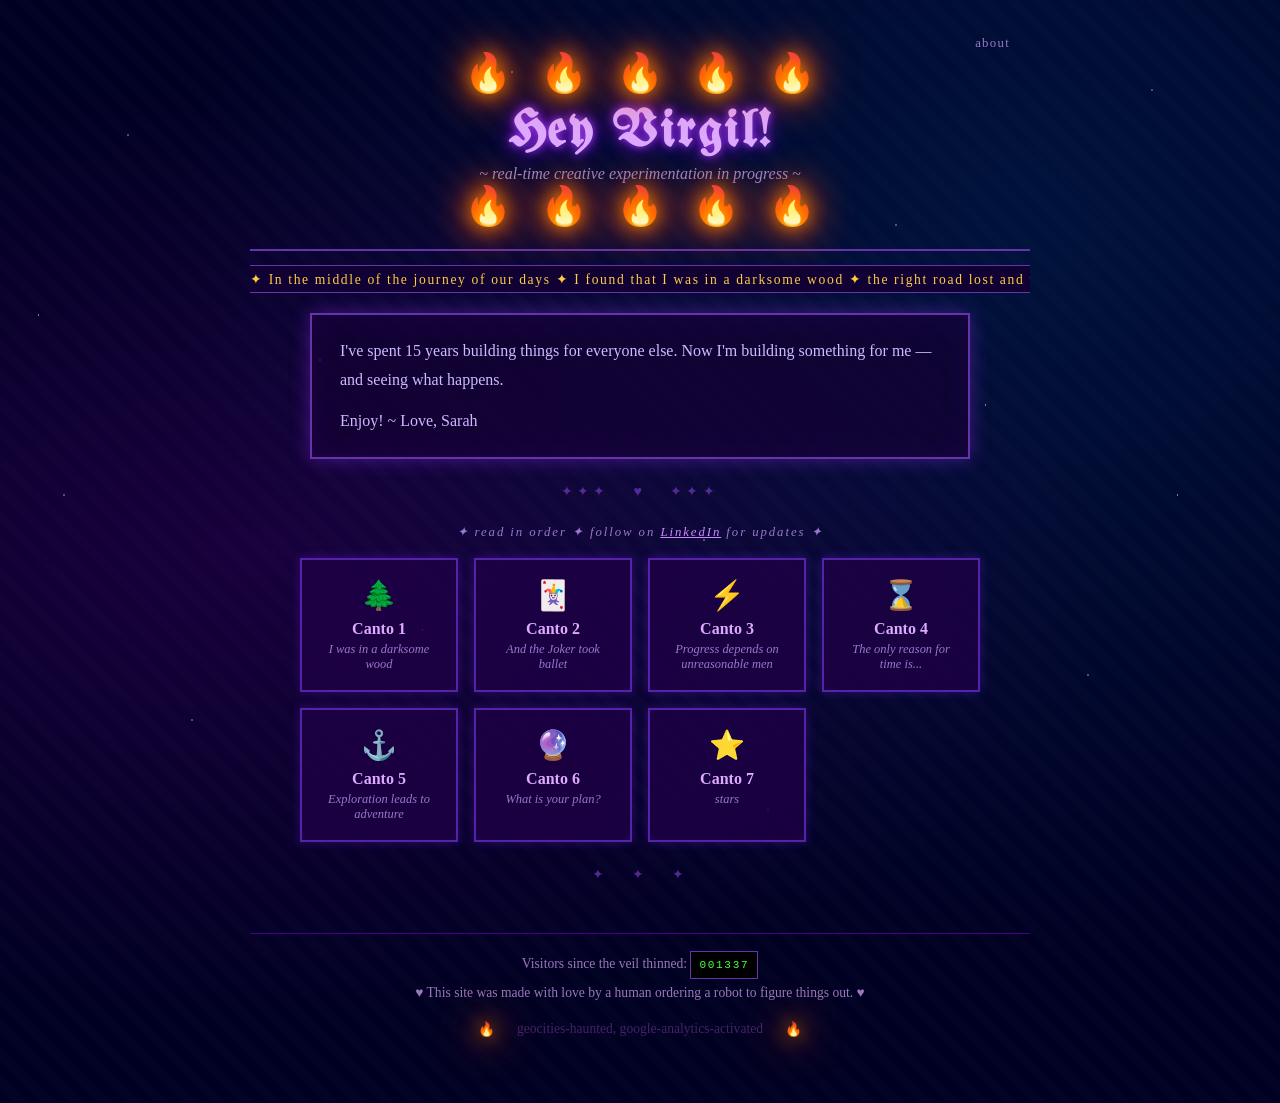
<file: index.html>
<!DOCTYPE html>
<html lang="en">
<head>
  <meta charset="UTF-8">
  <meta name="viewport" content="width=device-width, initial-scale=1.0">
  <title>*~*~ Welcome to My Corner of the Web ~*~*</title>
  <link rel="preconnect" href="https://fonts.googleapis.com">
  <link rel="preconnect" href="https://fonts.gstatic.com" crossorigin>
  <link rel="stylesheet" href="https://fonts.googleapis.com/css2?family=UnifrakturMaguntia&display=swap">
  <style>

    body {
      background-color: #000022;
      background-image:
        radial-gradient(ellipse at 20% 50%, rgba(80, 0, 120, 0.3) 0%, transparent 60%),
        radial-gradient(ellipse at 80% 20%, rgba(0, 60, 120, 0.3) 0%, transparent 60%),
        repeating-linear-gradient(
          45deg,
          transparent,
          transparent 10px,
          rgba(255,255,255,0.01) 10px,
          rgba(255,255,255,0.01) 20px
        );
      color: #ccccff;
      font-family: "Times New Roman", serif;
      margin: 0;
      padding: 0;
      text-align: center;
    }

    /* Starfield */
    body::before {
      content: '';
      position: fixed;
      top: 0; left: 0;
      width: 100%; height: 100%;
      background-image:
        radial-gradient(1px 1px at 10% 15%, white, transparent),
        radial-gradient(1px 1px at 25% 40%, white, transparent),
        radial-gradient(1px 1px at 40% 8%, white, transparent),
        radial-gradient(1px 1px at 55% 60%, white, transparent),
        radial-gradient(1px 1px at 70% 25%, white, transparent),
        radial-gradient(1px 1px at 85% 75%, white, transparent),
        radial-gradient(1px 1px at 15% 80%, white, transparent),
        radial-gradient(1px 1px at 90% 10%, white, transparent),
        radial-gradient(1px 1px at 5% 55%, white, transparent),
        radial-gradient(1px 1px at 60% 90%, white, transparent),
        radial-gradient(1px 1px at 33% 70%, white, transparent),
        radial-gradient(1px 1px at 77% 45%, white, transparent),
        radial-gradient(1px 1px at 48% 30%, white, transparent),
        radial-gradient(1px 1px at 92% 55%, white, transparent),
        radial-gradient(1px 1px at 3% 35%, white, transparent);
      pointer-events: none;
      z-index: 0;
    }

    .wrapper {
      position: relative;
      z-index: 1;
      max-width: 780px;
      margin: 0 auto;
      padding: 20px 16px 60px;
    }

    /* ── Torch ── */
    .torch {
      display: inline-block;
      font-size: 2.4em;
      animation: flicker 1.8s steps(6, end) infinite;
      filter: drop-shadow(0 0 10px #ff8800) drop-shadow(0 0 20px #ff4400);
      vertical-align: middle;
      margin: 0 12px;
      user-select: none;
      will-change: filter, transform;
    }
    .torch:nth-child(2n) { animation-duration: 2.1s; animation-delay: 0.3s; }
    .torch:nth-child(3n) { animation-duration: 1.5s; animation-delay: 0.7s; }

    @keyframes flicker {
      0%   { transform: scaleY(1.00) scaleX(1.00); filter: drop-shadow(0 0 10px #ff8800) drop-shadow(0 0 20px #ff4400); opacity: 1.0; }
      16%  { transform: scaleY(1.06) scaleX(0.95); filter: drop-shadow(0 0 16px #ffaa00) drop-shadow(0 0 32px #ff6600); opacity: 0.92; }
      33%  { transform: scaleY(0.96) scaleX(1.04); filter: drop-shadow(0 0 8px  #ff7700) drop-shadow(0 0 16px #ff3300); opacity: 1.0; }
      50%  { transform: scaleY(1.09) scaleX(0.94); filter: drop-shadow(0 0 20px #ffbb00) drop-shadow(0 0 40px #ff6600); opacity: 0.88; }
      66%  { transform: scaleY(0.94) scaleX(1.05); filter: drop-shadow(0 0 9px  #ff8800) drop-shadow(0 0 18px #ff4400); opacity: 1.0; }
      83%  { transform: scaleY(1.04) scaleX(0.97); filter: drop-shadow(0 0 14px #ff9900) drop-shadow(0 0 28px #ff5500); opacity: 0.94; }
      100% { transform: scaleY(1.00) scaleX(1.00); filter: drop-shadow(0 0 10px #ff8800) drop-shadow(0 0 20px #ff4400); opacity: 1.0; }
    }

    /* ── Header ── */
    .site-header {
      position: relative;
      padding: 30px 0 10px;
      border-bottom: 2px solid #6633aa;
    }

    .torch-row {
      margin-bottom: 10px;
    }

    h1.site-title {
      font-family: "UnifrakturMaguntia", "Palatino Linotype", serif;
      font-size: 3.2em;
      color: #ddaaff;
      text-shadow:
        0 0 8px #aa44ff,
        0 0 20px #6600cc,
        0 0 40px #330066;
      margin: 0;
      letter-spacing: 0.05em;
    }

    .tagline {
      font-style: italic;
      color: #9988cc;
      font-size: 1em;
      margin: 6px 0 0;
    }

    /* ── Marquee banner ── */
    .marquee-wrap {
      background: #110033;
      border-top: 1px solid #6633aa;
      border-bottom: 1px solid #6633aa;
      padding: 4px 0;
      overflow: hidden;
      white-space: nowrap;
      margin: 14px 0;
    }
    .marquee-inner {
      display: inline-block;
      animation: scroll-left 14s linear 1 forwards;
      color: #ffcc44;
      font-size: 0.85em;
      letter-spacing: 0.12em;
    }
    @keyframes scroll-left {
      0%   { transform: translateX(100vw); }
      100% { transform: translateX(0); }
    }

    /* ── Welcome box ── */
    .welcome-box {
      background: rgba(20, 0, 50, 0.7);
      border: 2px solid #6633aa;
      box-shadow: 0 0 18px rgba(150, 50, 255, 0.4), inset 0 0 30px rgba(100, 0, 200, 0.1);
      padding: 22px 28px;
      margin: 20px auto;
      max-width: 600px;
      text-align: left;
    }

    .welcome-box p {
      line-height: 1.8;
      color: #ccbbff;
      margin: 0 0 12px;
    }

    .welcome-box p:last-child { margin-bottom: 0; }

    /* ── Divider ── */
    .divider {
      color: #6633aa;
      letter-spacing: 0.3em;
      font-size: 0.9em;
      margin: 24px 0;
      opacity: 0.8;
    }

    /* ── Nav ── */
    .nav-context {
      font-size: 0.8em;
      color: #9977cc;
      letter-spacing: 0.15em;
      font-style: italic;
      margin: 0 0 18px;
      text-align: center;
    }

    /* ── Nav tiles ── */
    .nav-grid {
      display: grid;
      grid-template-columns: repeat(4, 1fr);
      gap: 16px;
      margin: 0 auto 20px;
      max-width: 680px;
    }

    @media (max-width: 640px) {
      .nav-grid { grid-template-columns: repeat(2, 1fr); }
      .nav-tile:last-child {
        grid-column: 1 / -1;
        justify-self: center;
        width: calc(50% - 8px);
      }
    }

    .nav-tile {
      background: rgba(30, 0, 70, 0.8);
      border: 2px solid #5522aa;
      box-shadow: 0 0 10px rgba(120, 40, 255, 0.3);
      padding: 18px 22px;
      text-decoration: none;
      color: #ddaaff;
      font-family: "Times New Roman", serif;
      transition: box-shadow 0.1s, border-color 0.1s, color 0.1s;
    }

    .nav-tile:hover {
      border-color: #cc88ff;
      box-shadow: 0 0 22px rgba(200, 100, 255, 0.7);
      color: #ffffff;
      text-decoration: none;
    }

    .nav-tile.locked {
      opacity: 0.45;
      cursor: not-allowed;
    }

    .nav-tile.locked:hover {
      border-color: #5522aa;
      box-shadow: 0 0 10px rgba(120, 40, 255, 0.3);
      color: #ddaaff;
    }

    .nav-tile .tile-icon {
      font-size: 1.8em;
      display: block;
      margin-bottom: 8px;
    }

    .nav-tile .tile-title {
      display: block;
      font-size: 1em;
      font-weight: bold;
      margin-bottom: 4px;
    }

    .nav-tile .tile-sub {
      display: block;
      font-size: 0.78em;
      color: #9977cc;
      font-style: italic;
    }

    .nav-tile .tile-soon {
      display: block;
      font-size: 0.72em;
      color: #6644aa;
      font-style: italic;
      margin-top: 6px;
      letter-spacing: 0.05em;
    }

    /* ── Footer ── */
    .site-footer {
      margin-top: 50px;
      padding-top: 16px;
      border-top: 1px solid #440088;
      font-size: 0.85em;
      color: #9977bb;
      line-height: 2;
    }

    .counter {
      display: inline-block;
      background: #000;
      border: 1px solid #6633aa;
      padding: 2px 8px;
      font-family: monospace;
      color: #44ff44;
      letter-spacing: 0.15em;
    }

    a { color: #cc88ff; }
    a:visited { color: #aa66dd; }
    a:hover { color: #ffffff; }

    /* ── About corner link ── */
    .about-link {
      position: absolute;
      top: 16px;
      right: 20px;
      font-size: 0.8em;
      color: #9977cc;
      text-decoration: none;
      letter-spacing: 0.1em;
    }
    .about-link:hover  { color: #ddaaff; }
    .about-link:visited { color: #9977cc; }

    /* ── Responsive ── */
    @media (max-width: 480px) {
      h1.site-title { font-size: 2.2em; }
    }
    @media (max-width: 400px) {
      .torch { font-size: 1.8em; margin: 0 6px; }
    }

    /* ── Reduced motion ── */
    @media (prefers-reduced-motion: reduce) {
      .torch         { animation: none; }
      .marquee-inner { animation: none; }
    }
  </style>
  <!-- Google tag (gtag.js) -->
  <script async src="https://www.googletagmanager.com/gtag/js?id=G-7RCKMR3872"></script>
  <script>
    window.dataLayer = window.dataLayer || [];
    function gtag(){dataLayer.push(arguments);}
    gtag('js', new Date());
    gtag('config', 'G-7RCKMR3872');
  </script>
</head>
<body>
<div class="wrapper">

  <!-- Header -->
  <div class="site-header">
    <a class="about-link" href="pages/about.html">about</a>
    <div class="torch-row">
      <span class="torch">🔥</span>
      <span class="torch">🔥</span>
      <span class="torch">🔥</span>
      <span class="torch">🔥</span>
      <span class="torch">🔥</span>
    </div>
    <h1 class="site-title">Hey Virgil!</h1>
    <p class="tagline">~ real-time creative experimentation in progress ~</p>
    <div class="torch-row">
      <span class="torch">🔥</span>
      <span class="torch">🔥</span>
      <span class="torch">🔥</span>
      <span class="torch">🔥</span>
      <span class="torch">🔥</span>
    </div>
  </div>

  <!-- Marquee -->
  <div class="marquee-wrap">
    <span class="marquee-inner">
      ✦ In the middle of the journey of our days ✦ I found that I was in a darksome wood ✦ the right road lost and vanished in the maze ✦
    </span>
  </div>

  <!-- Welcome -->
  <div class="welcome-box">
    <p>
      I've spent 15 years building things for everyone else. Now I'm building something for me — and seeing what happens.
    </p>
    <p>Enjoy! ~ Love, Sarah</p>
  </div>

  <div class="divider" aria-hidden="true">&#x2726;&#x2726;&#x2726; &nbsp; &#x2665; &nbsp; &#x2726;&#x2726;&#x2726;</div>

  <!-- Nav -->
  <nav aria-label="Story chapters">
    <p class="nav-context">&#x2726; read in order &#x2726; follow on <a href="https://www.linkedin.com/in/sarahdzida/" target="_blank" rel="noopener noreferrer">LinkedIn</a> for updates &#x2726;</p>
    <div class="nav-grid">
      <a class="nav-tile" href="pages/canto-1.html">
        <span class="tile-icon" aria-hidden="true">🌲</span>
        <span class="tile-title">Canto 1</span>
        <span class="tile-sub">I was in a darksome wood</span>
      </a>
      <a class="nav-tile" href="pages/canto-2.html">
        <span class="tile-icon" aria-hidden="true">🃏</span>
        <span class="tile-title">Canto 2</span>
        <span class="tile-sub">And the Joker took ballet</span>
      </a>
      <a class="nav-tile" href="pages/canto-3.html">
        <span class="tile-icon" aria-hidden="true">⚡</span>
        <span class="tile-title">Canto 3</span>
        <span class="tile-sub">Progress depends on unreasonable men</span>
      </a>
      <a class="nav-tile" href="pages/canto-4.html">
        <span class="tile-icon" aria-hidden="true">⌛</span>
        <span class="tile-title">Canto 4</span>
        <span class="tile-sub">The only reason for time is...</span>
      </a>
      <a class="nav-tile" href="pages/canto-5.html">
        <span class="tile-icon" aria-hidden="true">⚓</span>
        <span class="tile-title">Canto 5</span>
        <span class="tile-sub">Exploration leads to adventure</span>
      </a>
      <a class="nav-tile" href="pages/canto-6.html">
        <span class="tile-icon" aria-hidden="true">🔮</span>
        <span class="tile-title">Canto 6</span>
        <span class="tile-sub">What is your plan?</span>
      </a>
      <a class="nav-tile" href="pages/canto-7.html">
        <span class="tile-icon" aria-hidden="true">⭐</span>
        <span class="tile-title">Canto 7</span>
        <span class="tile-sub">stars</span>
      </a>
    </div>
  </nav>

  <div class="divider" aria-hidden="true">&#x2726; &nbsp; &#x2726; &nbsp; &#x2726;</div>

  <!-- Footer -->
  <div class="site-footer">
    <div>Visitors since the veil thinned: <span class="counter">001337</span></div>
    <div>&#x2665; This site was made with love by a human ordering a robot to figure things out. &#x2665;</div>
    <div style="margin-top:8px; color: #442266;">
      <span class="torch" style="font-size:1em;">🔥</span>
      &nbsp; geocities-haunted, google-analytics-activated &nbsp;
      <span class="torch" style="font-size:1em;">🔥</span>
    </div>
  </div>

</div>
</body>
</html>
</file>
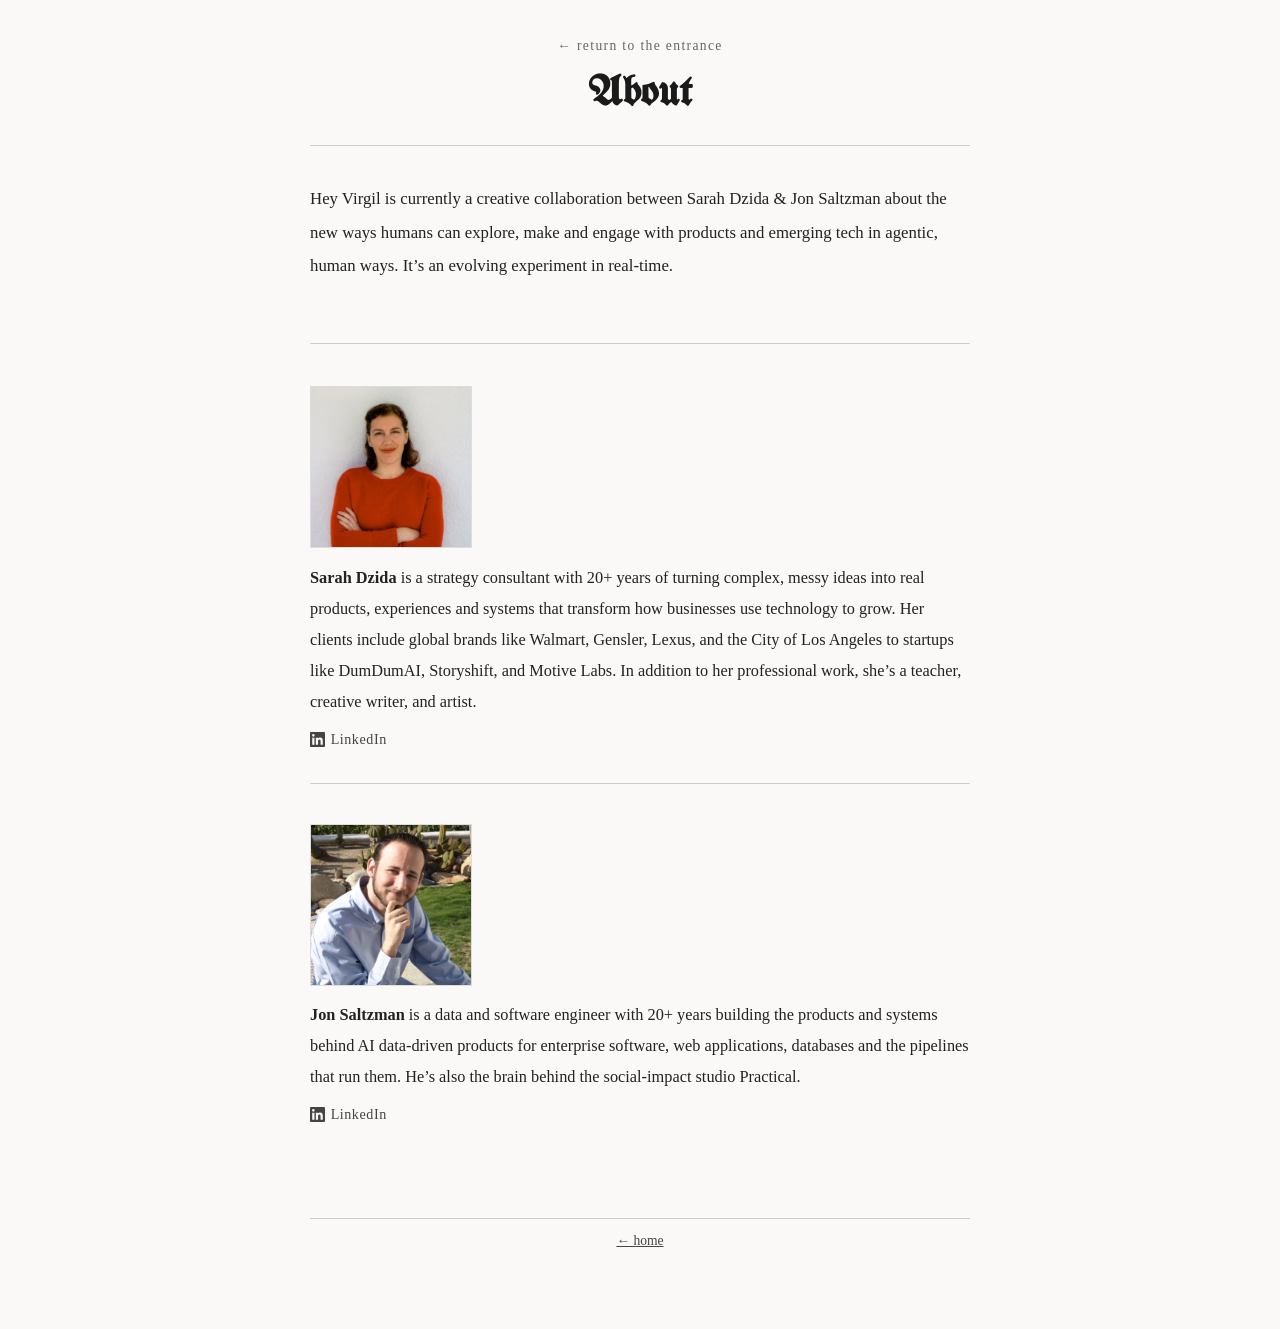
<file: pages/about.html>
<!DOCTYPE html>
<html lang="en">
<head>
  <meta charset="UTF-8">
  <meta name="viewport" content="width=device-width, initial-scale=1.0">
  <title>About :: Hey Virgil!</title>
  <link rel="preconnect" href="https://fonts.googleapis.com">
  <link rel="preconnect" href="https://fonts.gstatic.com" crossorigin>
  <link rel="stylesheet" href="https://fonts.googleapis.com/css2?family=UnifrakturMaguntia&display=swap">
  <link rel="stylesheet" href="../styles/text-pages.css">
  <style>
    /* suppress drop cap inherited from text-pages.css */
    .body-text p:first-child::first-letter {
      font-size: 1em;
      float: none;
      line-height: inherit;
      margin: 0;
      font-family: inherit;
      color: inherit;
    }

    .about-intro {
      margin-bottom: 2.5em;
      padding-bottom: 2em;
      border-bottom: 1px solid #ccc;
    }

    .bio-card {
      margin-bottom: 2.5em;
      padding-bottom: 2em;
      border-bottom: 1px solid #ccc;
    }

    .bio-card:last-of-type {
      border-bottom: none;
    }

    .bio-card img {
      display: block;
      width: 160px;
      height: auto;
      margin-bottom: 0.9em;
      border: 1px solid #ddd;
    }

    .bio-card p {
      font-size: 1.02em;
      line-height: 1.9;
      color: #222;
      margin: 0 0 0.8em;
    }

    .linkedin-link {
      display: inline-flex;
      align-items: center;
      gap: 0.4em;
      color: #444;
      text-decoration: none;
      font-size: 0.88em;
      letter-spacing: 0.04em;
    }
    .linkedin-link:hover { color: #000; }
    .linkedin-link svg { fill: currentColor; flex-shrink: 0; }

    .sr-only {
      position: absolute;
      width: 1px;
      height: 1px;
      padding: 0;
      margin: -1px;
      overflow: hidden;
      clip: rect(0,0,0,0);
      white-space: nowrap;
      border: 0;
    }
  </style>
  <!-- Google tag (gtag.js) -->
  <script async src="https://www.googletagmanager.com/gtag/js?id=G-7RCKMR3872"></script>
  <script>
    window.dataLayer = window.dataLayer || [];
    function gtag(){dataLayer.push(arguments);}
    gtag('js', new Date());
    gtag('config', 'G-7RCKMR3872');
  </script>
</head>
<body>
<div class="wrapper">

  <header class="page-header">
    <nav aria-label="Site navigation">
      <a class="back-link" href="../"><span aria-hidden="true">&#x2190;</span> return to the entrance</a>
    </nav>
    <h1>About</h1>
  </header>

  <main>
    <div class="body-text about-intro">
      <p>Hey Virgil is currently a creative collaboration between Sarah Dzida &amp; Jon Saltzman about the new ways humans can explore, make and engage with products and emerging tech in agentic, human ways. It&rsquo;s an evolving experiment in real-time.</p>
    </div>

    <section class="bio-card" aria-label="Sarah Dzida">
      <img src="../images/sarah-dzida.jpg" alt="Sarah Dzida">

      <p><b>Sarah Dzida</b> is a strategy consultant with 20+ years of turning complex, messy ideas into real products, experiences and systems that transform how businesses use technology to grow. Her clients include global brands like Walmart, Gensler, Lexus, and the City of Los Angeles to startups like DumDumAI, Storyshift, and Motive Labs. In addition to her professional work, she&rsquo;s a teacher, creative writer, and artist.</p>
      <a class="linkedin-link" href="https://www.linkedin.com/in/sarahdzida/" target="_blank" rel="noopener noreferrer">
        <svg xmlns="http://www.w3.org/2000/svg" width="15" height="15" viewBox="0 0 24 24" aria-hidden="true"><path d="M20.447 20.452h-3.554v-5.569c0-1.328-.027-3.037-1.852-3.037-1.853 0-2.136 1.445-2.136 2.939v5.667H9.351V9h3.414v1.561h.046c.477-.9 1.637-1.85 3.37-1.85 3.601 0 4.267 2.37 4.267 5.455v6.286zM5.337 7.433a2.062 2.062 0 0 1-2.063-2.065 2.064 2.064 0 1 1 2.063 2.065zm1.782 13.019H3.555V9h3.564v11.452zM22.225 0H1.771C.792 0 0 .774 0 1.729v20.542C0 23.227.792 24 1.771 24h20.451C23.2 24 24 23.227 24 22.271V1.729C24 .774 23.2 0 22.222 0h.003z"/></svg>
        LinkedIn<span class="sr-only"> (opens in new tab)</span>
      </a>
    </section>

    <section class="bio-card" aria-label="Jon Saltzman">
      <img src="../images/jon-saltzman.jpg" alt="Jon Saltzman">
      <p><b>Jon Saltzman</b> is a data and software engineer with 20+ years building the products and systems behind AI data-driven products for enterprise software, web applications, databases and the pipelines that run them. He&rsquo;s also the brain behind the social-impact studio Practical.</p>
      <a class="linkedin-link" href="https://www.linkedin.com/in/jonsaltzman/" target="_blank" rel="noopener noreferrer">
        <svg xmlns="http://www.w3.org/2000/svg" width="15" height="15" viewBox="0 0 24 24" aria-hidden="true"><path d="M20.447 20.452h-3.554v-5.569c0-1.328-.027-3.037-1.852-3.037-1.853 0-2.136 1.445-2.136 2.939v5.667H9.351V9h3.414v1.561h.046c.477-.9 1.637-1.85 3.37-1.85 3.601 0 4.267 2.37 4.267 5.455v6.286zM5.337 7.433a2.062 2.062 0 0 1-2.063-2.065 2.064 2.064 0 1 1 2.063 2.065zm1.782 13.019H3.555V9h3.564v11.452zM22.225 0H1.771C.792 0 0 .774 0 1.729v20.542C0 23.227.792 24 1.771 24h20.451C23.2 24 24 23.227 24 22.271V1.729C24 .774 23.2 0 22.222 0h.003z"/></svg>
        LinkedIn<span class="sr-only"> (opens in new tab)</span>
      </a>
    </section>
  </main>

  <footer class="page-footer">
    <nav aria-label="Page navigation">
      <a href="../"><span aria-hidden="true">&#x2190;</span> home</a>
    </nav>
  </footer>

</div>
</body>
</html>
</file>
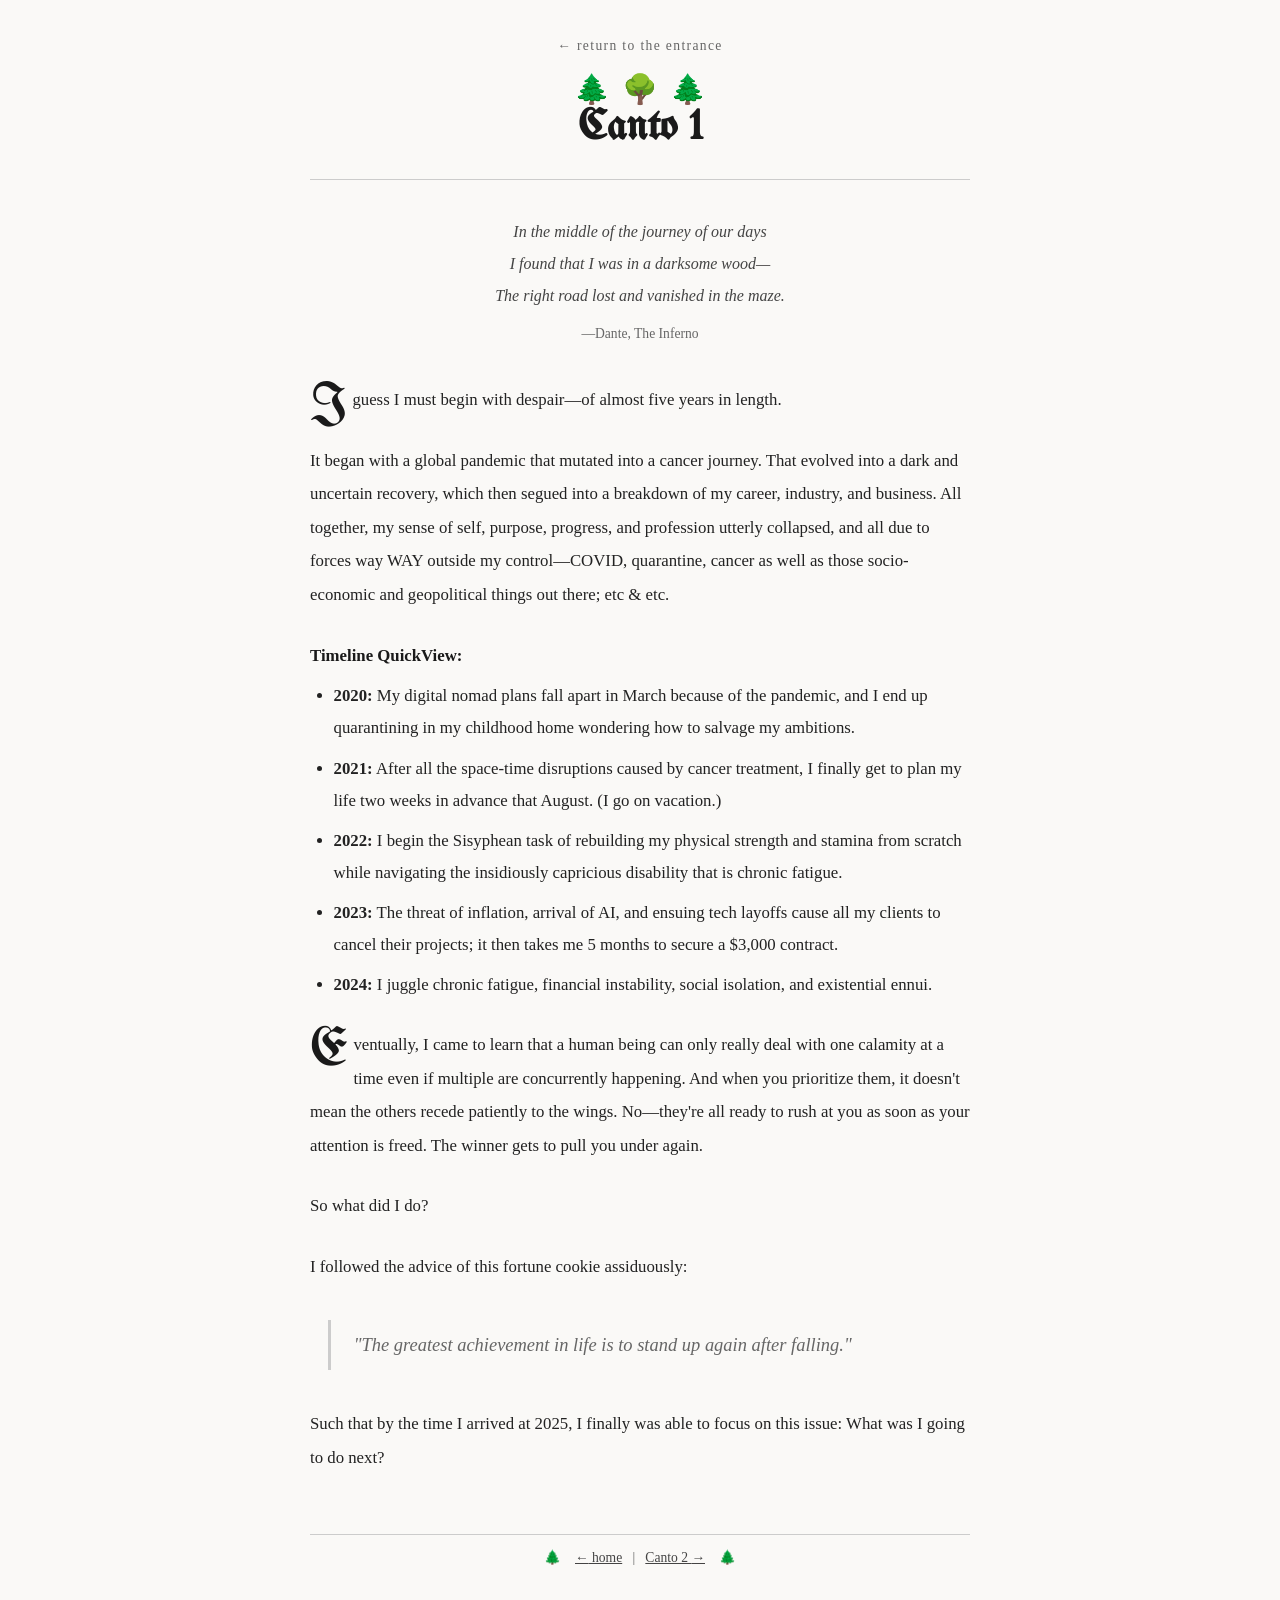
<file: pages/canto-1.html>
<!DOCTYPE html>
<html lang="en">
<head>
  <meta charset="UTF-8">
  <meta name="viewport" content="width=device-width, initial-scale=1.0">
  <title>Canto 1 :: Virgil</title>
  <link rel="preconnect" href="https://fonts.googleapis.com">
  <link rel="preconnect" href="https://fonts.gstatic.com" crossorigin>
  <link rel="stylesheet" href="https://fonts.googleapis.com/css2?family=UnifrakturMaguntia&display=swap">
  <link rel="stylesheet" href="../styles/text-pages.css">
  <!-- Google tag (gtag.js) -->
  <script async src="https://www.googletagmanager.com/gtag/js?id=G-7RCKMR3872"></script>
  <script>
    window.dataLayer = window.dataLayer || [];
    function gtag(){dataLayer.push(arguments);}
    gtag('js', new Date());
    gtag('config', 'G-7RCKMR3872');
  </script>
</head>
<body>
<div class="wrapper">

  <header class="page-header">
    <nav aria-label="Site navigation">
      <a class="back-link" href="../"><span aria-hidden="true">&#x2190;</span> return to the entrance</a>
    </nav>
    <div aria-hidden="true">
      <span class="tree">🌲</span>
      <span class="tree">🌳</span>
      <span class="tree">🌲</span>
    </div>
    <h1>Canto 1</h1>
  </header>

  <main>

    <blockquote class="epigraph">
      In the middle of the journey of our days<br>
      I found that I was in a darksome wood—<br>
      The right road lost and vanished in the maze.
      <cite>—Dante, The Inferno</cite>
    </blockquote>

    <div class="body-text">

      <p>I guess I must begin with despair—of almost five years in length.</p>

      <p>
        It began with a global pandemic that mutated into a cancer journey. That evolved into a
        dark and uncertain recovery, which then segued into a breakdown of my career,
        industry, and business. All together, my sense of self, purpose, progress, and profession
        utterly collapsed, and all due to forces way WAY outside my control—COVID,
        quarantine, cancer as well as those socio-economic and geopolitical things out there;
        etc &amp; etc.
      </p>

    </div>

    <div class="timeline-block">
      <div class="timeline-title">Timeline QuickView:</div>
      <ul class="timeline">
        <li><strong>2020:</strong> My digital nomad plans fall apart in March because of the pandemic, and I end up quarantining in my childhood home wondering how to salvage my ambitions.</li>
        <li><strong>2021:</strong> After all the space-time disruptions caused by cancer treatment, I finally get to plan my life two weeks in advance that August. (I go on vacation.)</li>
        <li><strong>2022:</strong> I begin the Sisyphean task of rebuilding my physical strength and stamina from scratch while navigating the insidiously capricious disability that is chronic fatigue.</li>
        <li><strong>2023:</strong> The threat of inflation, arrival of AI, and ensuing tech layoffs cause all my clients to cancel their projects; it then takes me 5 months to secure a $3,000 contract.</li>
        <li><strong>2024:</strong> I juggle chronic fatigue, financial instability, social isolation, and existential ennui.</li>
      </ul>
    </div>

    <div class="body-text">

      <p>
        Eventually, I came to learn that a human being can only really deal with one calamity at
        a time even if multiple are concurrently happening. And when you prioritize them, it
        doesn't mean the others recede patiently to the wings. No—they're all ready to rush at
        you as soon as your attention is freed. The winner gets to pull you under again.
      </p>

      <p>So what did I do?</p>

      <p>I followed the advice of this fortune cookie assiduously:</p>

      <blockquote class="pull-quote">
        "The greatest achievement in life is to stand up again after falling."
      </blockquote>

      <p>
        Such that by the time I arrived at 2025, I finally was able to focus on this issue: What
        was I going to do next?
      </p>

    </div>

  </main>

  <footer class="page-footer">
    <nav aria-label="Page navigation">
      <span aria-hidden="true">🌲</span>
      &nbsp;&nbsp;
      <a href="../"><span aria-hidden="true">&#x2190;</span> home</a>
      &nbsp;&nbsp;|&nbsp;&nbsp;
      <a href="canto-2.html">Canto 2 <span aria-hidden="true">&#x2192;</span></a>
      &nbsp;&nbsp;
      <span aria-hidden="true">🌲</span>
    </nav>
  </footer>

</div>
</body>
</html>
</file>
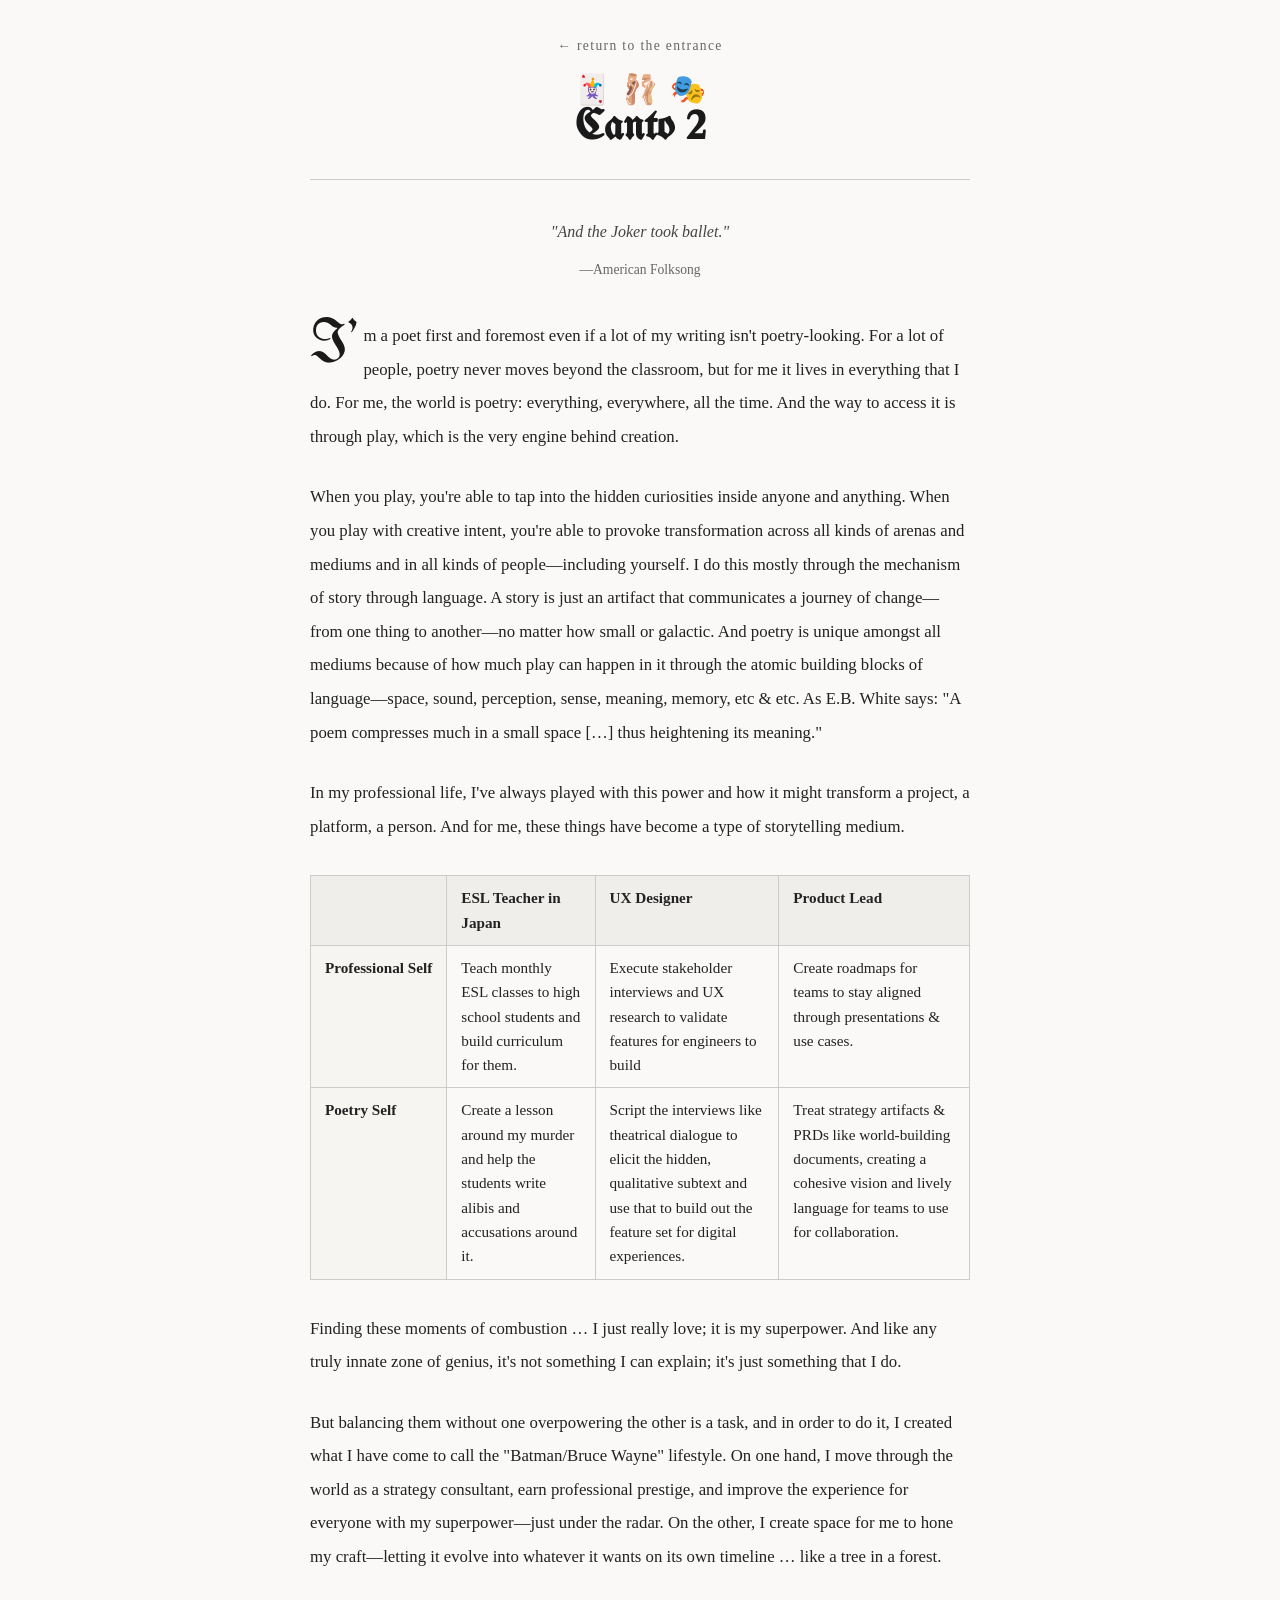
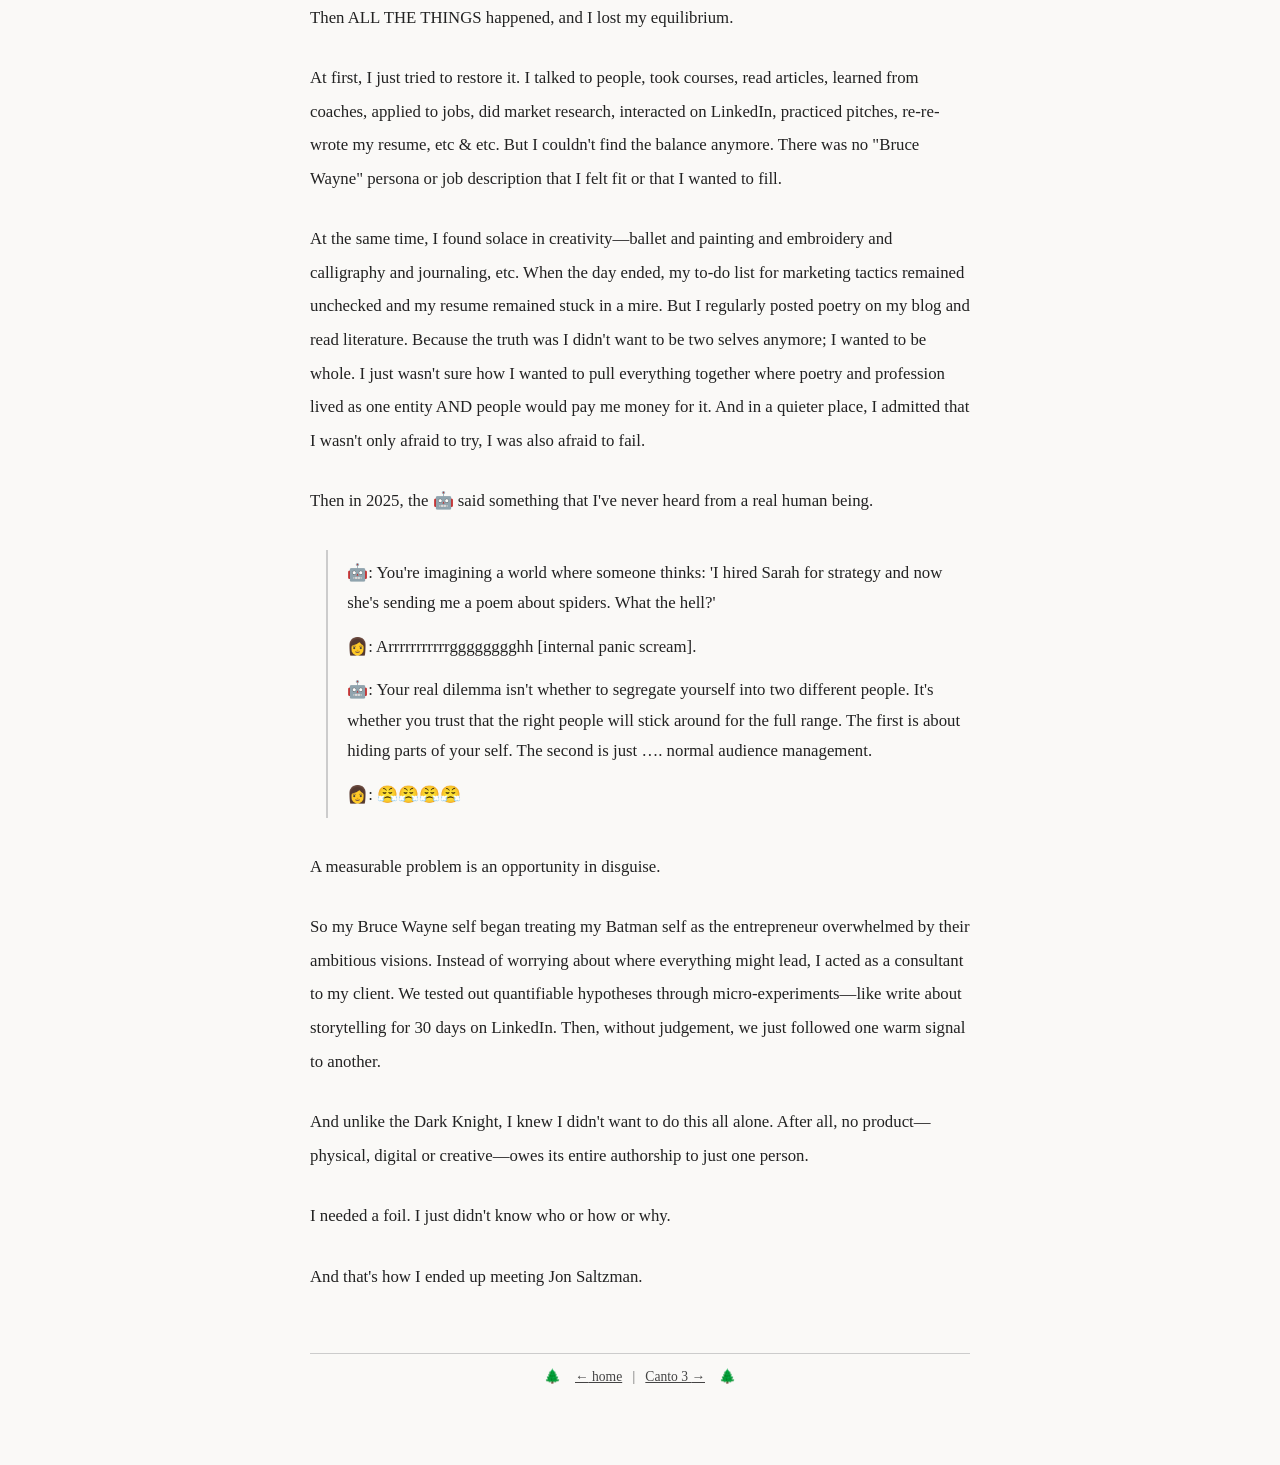
<file: pages/canto-2.html>
<!DOCTYPE html>
<html lang="en">
<head>
  <meta charset="UTF-8">
  <meta name="viewport" content="width=device-width, initial-scale=1.0">
  <title>Canto 2 :: Virgil</title>
  <link rel="preconnect" href="https://fonts.googleapis.com">
  <link rel="preconnect" href="https://fonts.gstatic.com" crossorigin>
  <link rel="stylesheet" href="https://fonts.googleapis.com/css2?family=UnifrakturMaguntia&display=swap">
  <link rel="stylesheet" href="../styles/text-pages.css">
  <!-- Google tag (gtag.js) -->
  <script async src="https://www.googletagmanager.com/gtag/js?id=G-7RCKMR3872"></script>
  <script>
    window.dataLayer = window.dataLayer || [];
    function gtag(){dataLayer.push(arguments);}
    gtag('js', new Date());
    gtag('config', 'G-7RCKMR3872');
  </script>
</head>
<body>
<div class="wrapper">

  <header class="page-header">
    <nav aria-label="Site navigation">
      <a class="back-link" href="../"><span aria-hidden="true">&#x2190;</span> return to the entrance</a>
    </nav>
    <div aria-hidden="true">
      <span class="tree">🃏</span>
      <span class="tree">🩰</span>
      <span class="tree">🎭</span>
    </div>
    <h1>Canto 2</h1>
  </header>

  <main>

    <blockquote class="epigraph">
      "And the Joker took ballet."
      <cite>—American Folksong</cite>
    </blockquote>

    <div class="body-text">

      <p>I'm a poet first and foremost even if a lot of my writing isn't poetry-looking. For a lot of people, poetry never moves beyond the classroom, but for me it lives in everything that I do. For me, the world is poetry: everything, everywhere, all the time. And the way to access it is through play, which is the very engine behind creation.</p>

      <p>When you play, you're able to tap into the hidden curiosities inside anyone and anything. When you play with creative intent, you're able to provoke transformation across all kinds of arenas and mediums and in all kinds of people—including yourself. I do this mostly through the mechanism of story through language. A story is just an artifact that communicates a journey of change—from one thing to another—no matter how small or galactic. And poetry is unique amongst all mediums because of how much play can happen in it through the atomic building blocks of language—space, sound, perception, sense, meaning, memory, etc &amp; etc. As E.B. White says: "A poem compresses much in a small space […] thus heightening its meaning."</p>

      <p>In my professional life, I've always played with this power and how it might transform a project, a platform, a person. And for me, these things have become a type of storytelling medium.</p>

    </div>

    <div class="table-scroll">
    <table class="comparison-table">
      <thead>
        <tr>
          <th></th>
          <th>ESL Teacher in Japan</th>
          <th>UX Designer</th>
          <th>Product Lead</th>
        </tr>
      </thead>
      <tbody>
        <tr>
          <th>Professional Self</th>
          <td>Teach monthly ESL classes to high school students and build curriculum for them.</td>
          <td>Execute stakeholder interviews and UX research to validate features for engineers to build</td>
          <td>Create roadmaps for teams to stay aligned through presentations &amp; use cases.</td>
        </tr>
        <tr>
          <th>Poetry Self</th>
          <td>Create a lesson around my murder and help the students write alibis and accusations around it.</td>
          <td>Script the interviews like theatrical dialogue to elicit the hidden, qualitative subtext and use that to build out the feature set for digital experiences.</td>
          <td>Treat strategy artifacts &amp; PRDs like world-building documents, creating a cohesive vision and lively language for teams to use for collaboration.</td>
        </tr>
      </tbody>
    </table>
    </div>

    <div class="body-text no-dropcap">

      <p>Finding these moments of combustion … I just really love; it is my superpower. And like any truly innate zone of genius, it's not something I can explain; it's just something that I do.</p>

      <p>But balancing them without one overpowering the other is a task, and in order to do it, I created what I have come to call the "Batman/Bruce Wayne" lifestyle. On one hand, I move through the world as a strategy consultant, earn professional prestige, and improve the experience for everyone with my superpower—just under the radar. On the other, I create space for me to hone my craft—letting it evolve into whatever it wants on its own timeline … like a tree in a forest.</p>

      <p>Then ALL THE THINGS happened, and I lost my equilibrium.</p>

      <p>At first, I just tried to restore it. I talked to people, took courses, read articles, learned from coaches, applied to jobs, did market research, interacted on LinkedIn, practiced pitches, re-re-wrote my resume, etc &amp; etc. But I couldn't find the balance anymore. There was no "Bruce Wayne" persona or job description that I felt fit or that I wanted to fill.</p>

      <p>At the same time, I found solace in creativity—ballet and painting and embroidery and calligraphy and journaling, etc. When the day ended, my to-do list for marketing tactics remained unchecked and my resume remained stuck in a mire. But I regularly posted poetry on my blog and read literature. Because the truth was I didn't want to be two selves anymore; I wanted to be whole. I just wasn't sure how I wanted to pull everything together where poetry and profession lived as one entity AND people would pay me money for it. And in a quieter place, I admitted that I wasn't only afraid to try, I was also afraid to fail.</p>

      <p>Then in 2025, the 🤖 said something that I've never heard from a real human being.</p>

    </div>

    <div class="dialogue">
      <p>🤖: You're imagining a world where someone thinks: 'I hired Sarah for strategy and now she's sending me a poem about spiders. What the hell?'</p>
      <p>👩: Arrrrrrrrrrrgggggggghh [internal panic scream].</p>
      <p>🤖: Your real dilemma isn't whether to segregate yourself into two different people. It's whether you trust that the right people will stick around for the full range. The first is about hiding parts of your self. The second is just …. normal audience management.</p>
      <p>👩: 😤😤😤😤</p>
    </div>

    <div class="body-text no-dropcap">

      <p>A measurable problem is an opportunity in disguise.</p>

      <p>So my Bruce Wayne self began treating my Batman self as the entrepreneur overwhelmed by their ambitious visions. Instead of worrying about where everything might lead, I acted as a consultant to my client. We tested out quantifiable hypotheses through micro-experiments—like write about storytelling for 30 days on LinkedIn. Then, without judgement, we just followed one warm signal to another.</p>

      <p>And unlike the Dark Knight, I knew I didn't want to do this all alone. After all, no product—physical, digital or creative—owes its entire authorship to just one person.</p>

      <p>I needed a foil. I just didn't know who or how or why.</p>

      <p>And that's how I ended up meeting Jon Saltzman.</p>

    </div>

  </main>

  <footer class="page-footer">
    <nav aria-label="Page navigation">
      <span aria-hidden="true">🌲</span>
      &nbsp;&nbsp;
      <a href="../"><span aria-hidden="true">&#x2190;</span> home</a>
      &nbsp;&nbsp;|&nbsp;&nbsp;
      <a href="canto-3.html">Canto 3 <span aria-hidden="true">&#x2192;</span></a>
      &nbsp;&nbsp;
      <span aria-hidden="true">🌲</span>
    </nav>
  </footer>

</div>
</body>
</html>
</file>
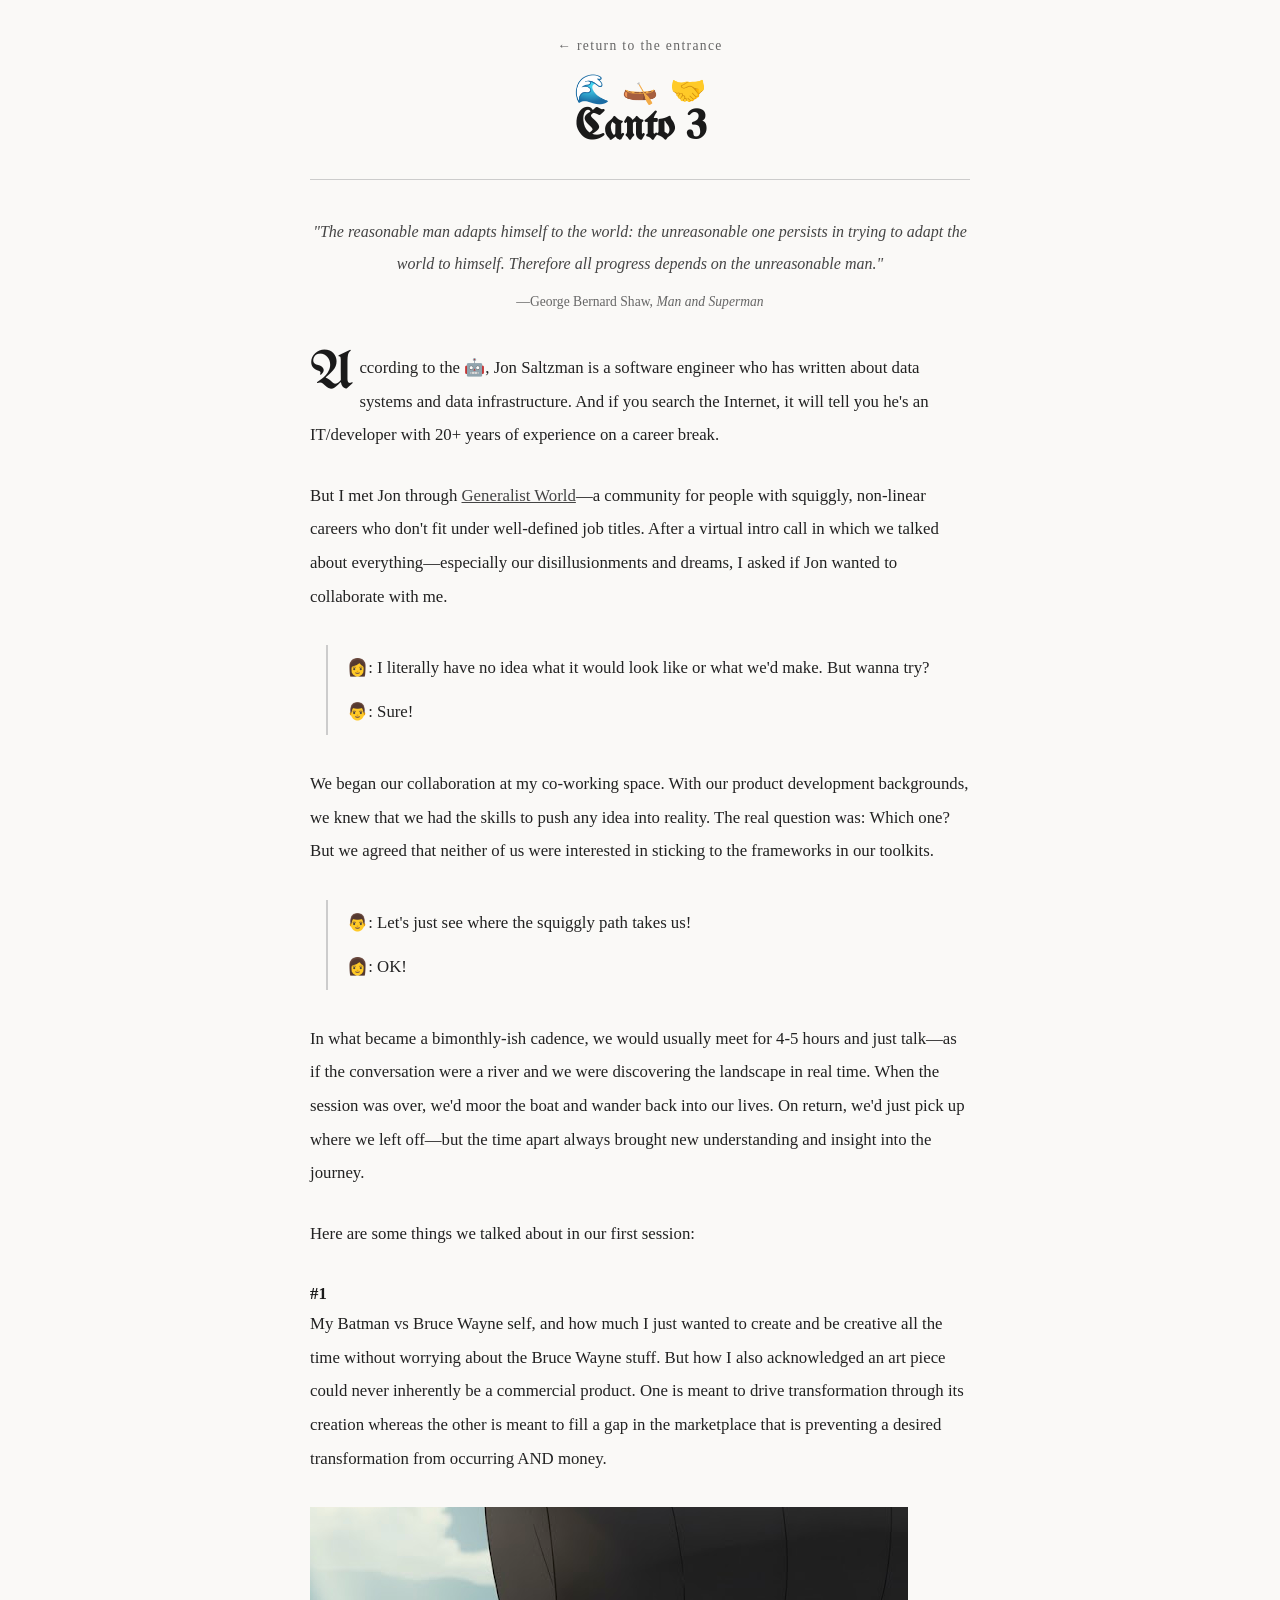
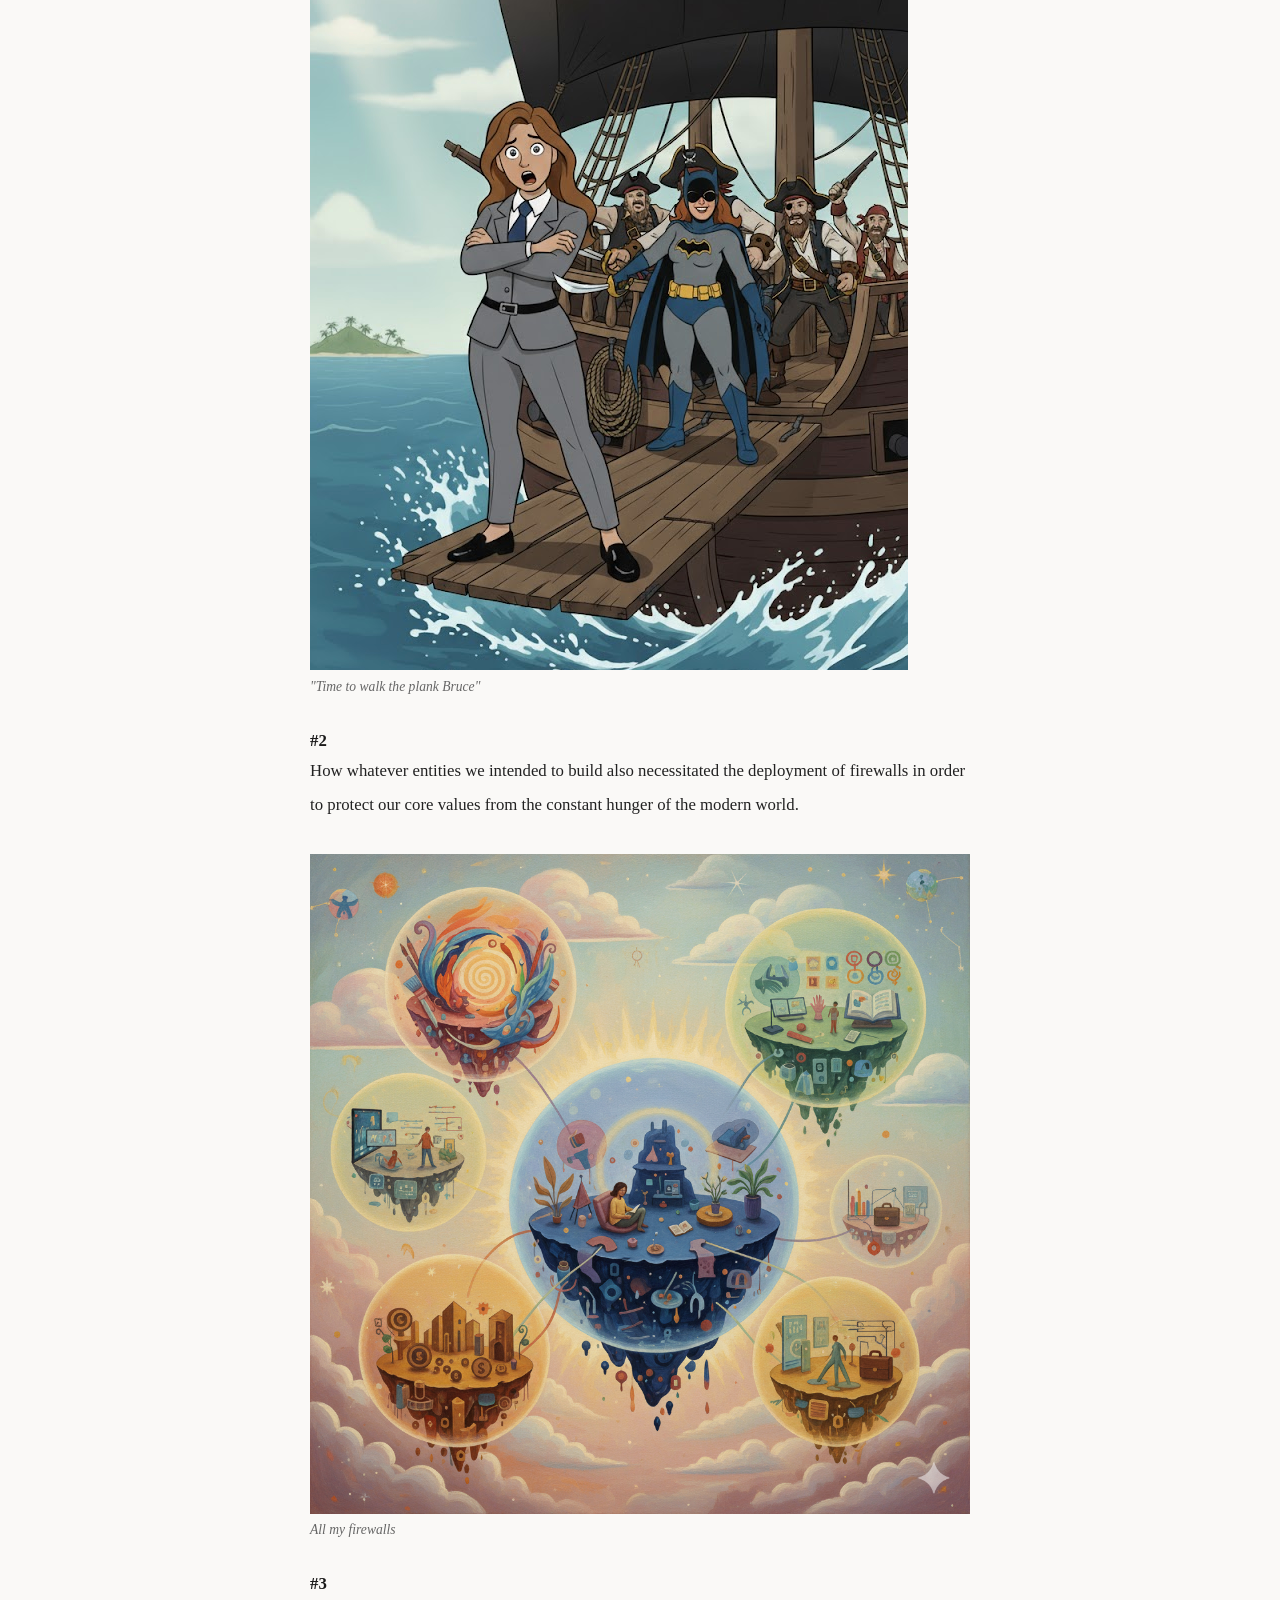
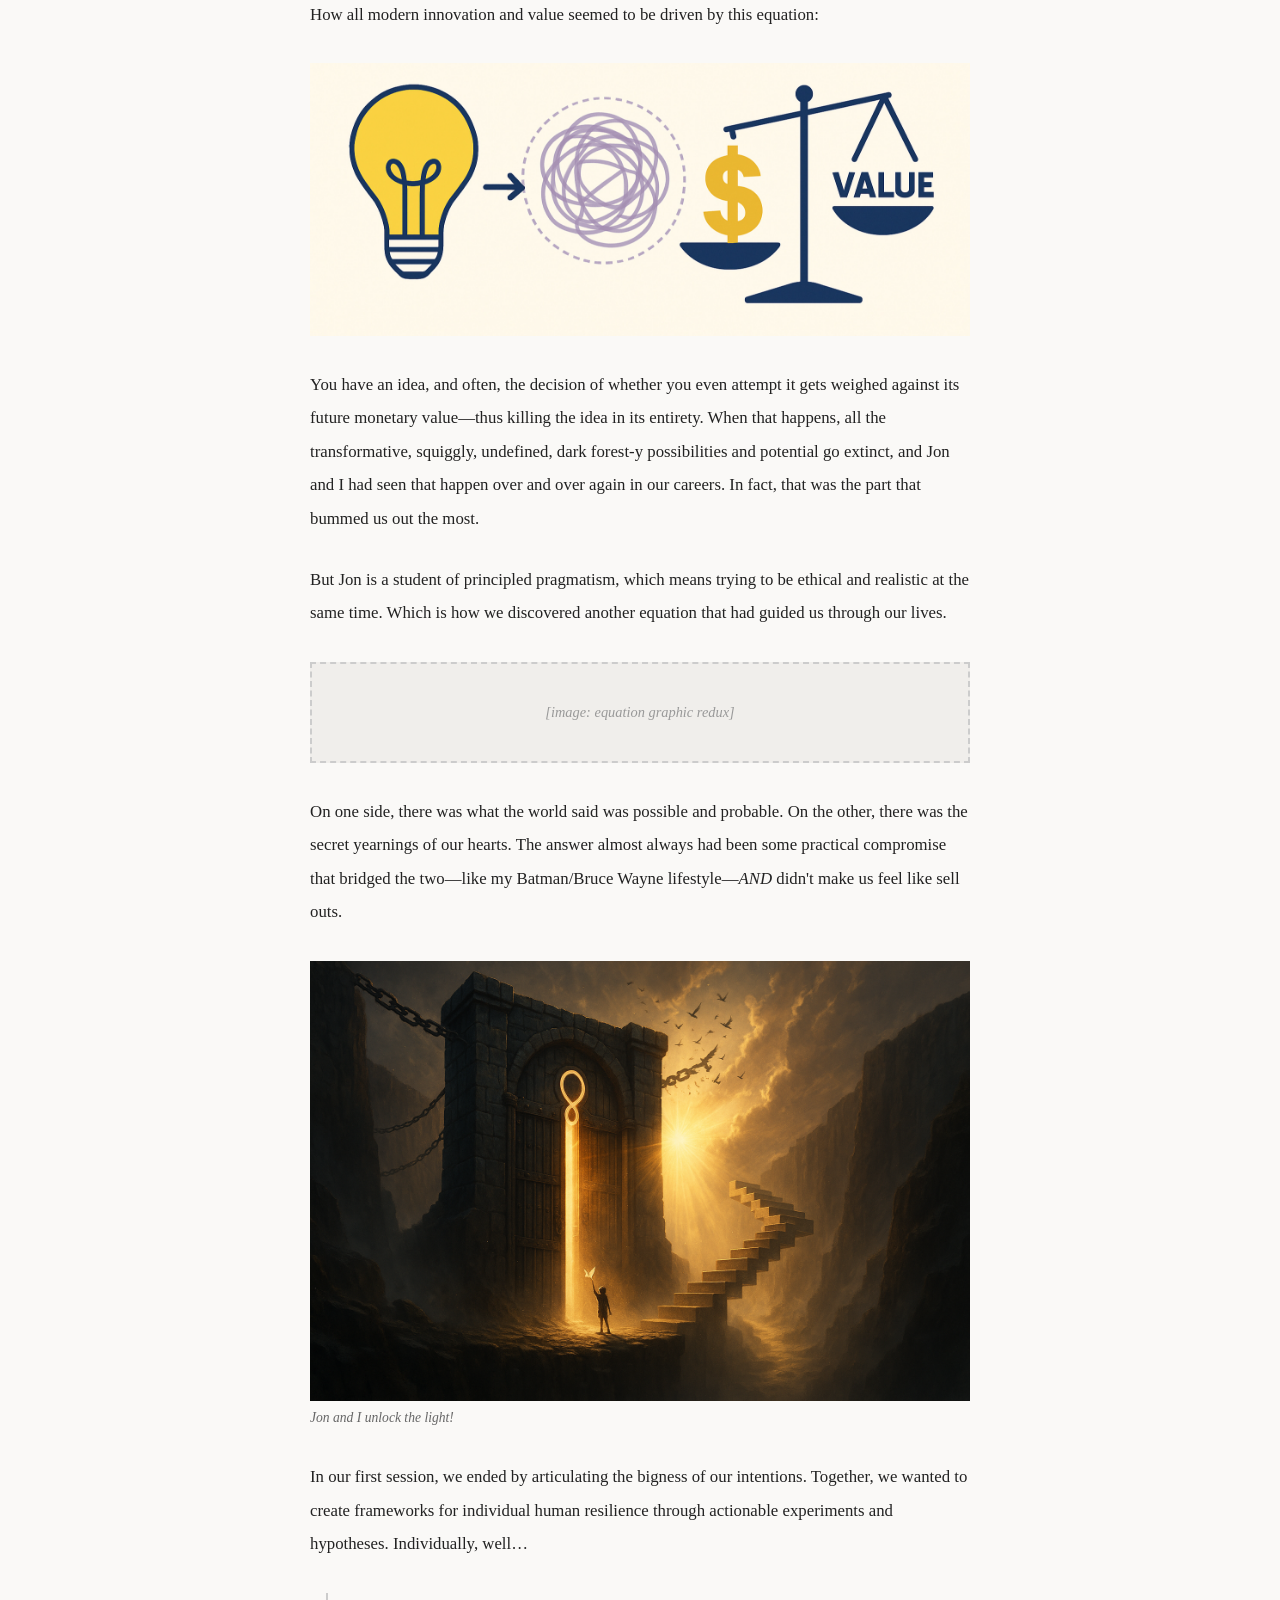
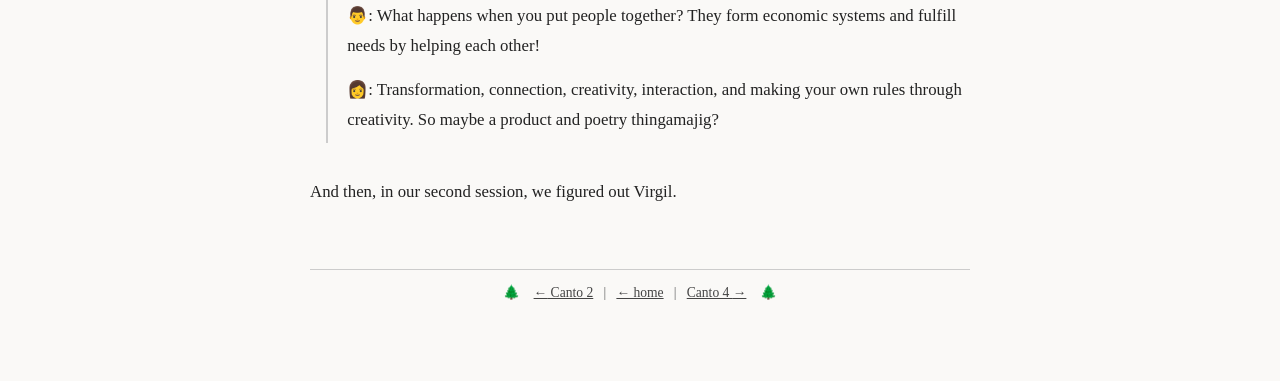
<file: pages/canto-3.html>
<!DOCTYPE html>
<html lang="en">
<head>
  <meta charset="UTF-8">
  <meta name="viewport" content="width=device-width, initial-scale=1.0">
  <title>Canto 3 :: Virgil</title>
  <link rel="preconnect" href="https://fonts.googleapis.com">
  <link rel="preconnect" href="https://fonts.gstatic.com" crossorigin>
  <link rel="stylesheet" href="https://fonts.googleapis.com/css2?family=UnifrakturMaguntia&display=swap">
  <link rel="stylesheet" href="../styles/text-pages.css">
  <!-- Google tag (gtag.js) -->
  <script async src="https://www.googletagmanager.com/gtag/js?id=G-7RCKMR3872"></script>
  <script>
    window.dataLayer = window.dataLayer || [];
    function gtag(){dataLayer.push(arguments);}
    gtag('js', new Date());
    gtag('config', 'G-7RCKMR3872');
  </script>
</head>
<body>
<div class="wrapper">

  <header class="page-header">
    <nav aria-label="Site navigation">
      <a class="back-link" href="../"><span aria-hidden="true">&#x2190;</span> return to the entrance</a>
    </nav>
    <div aria-hidden="true">
      <span class="tree">🌊</span>
      <span class="tree">🛶</span>
      <span class="tree">🤝</span>
    </div>
    <h1>Canto 3</h1>
  </header>

  <main>

    <blockquote class="epigraph">
      "The reasonable man adapts himself to the world: the unreasonable one persists in trying to adapt the world to himself. Therefore all progress depends on the unreasonable man."
      <cite>—George Bernard Shaw, <em>Man and Superman</em></cite>
    </blockquote>

    <div class="body-text">

      <p>According to the <span aria-label="robot">🤖</span>, Jon Saltzman is a software engineer who has written about data systems and data infrastructure. And if you search the Internet, it will tell you he's an IT/developer with 20+ years of experience on a career break.</p>

      <p>But I met Jon through <a href="https://generalist.world/" target="_blank" rel="noopener noreferrer">Generalist World</a>—a community for people with squiggly, non-linear careers who don't fit under well-defined job titles. After a virtual intro call in which we talked about everything—especially our disillusionments and dreams, I asked if Jon wanted to collaborate with me.</p>

    </div>

    <div class="dialogue">
      <p>👩: I literally have no idea what it would look like or what we'd make. But wanna try?</p>
      <p>👨: Sure!</p>
    </div>

    <div class="body-text no-dropcap">

      <p>We began our collaboration at my co-working space. With our product development backgrounds, we knew that we had the skills to push any idea into reality. The real question was: Which one? But we agreed that neither of us were interested in sticking to the frameworks in our toolkits.</p>

    </div>

    <div class="dialogue">
      <p>👨: Let's just see where the squiggly path takes us!</p>
      <p>👩: OK!</p>
    </div>

    <div class="body-text no-dropcap">

      <p>In what became a bimonthly-ish cadence, we would usually meet for 4-5 hours and just talk—as if the conversation were a river and we were discovering the landscape in real time. When the session was over, we'd moor the boat and wander back into our lives. On return, we'd just pick up where we left off—but the time apart always brought new understanding and insight into the journey.</p>

      <p>Here are some things we talked about in our first session:</p>

    </div>

    <h2 class="session-number">#1</h2>
    <div class="body-text no-dropcap">
      <p>My Batman vs Bruce Wayne self, and how much I just wanted to create and be creative all the time without worrying about the Bruce Wayne stuff. But how I also acknowledged an art piece could never inherently be a commercial product. One is meant to drive transformation through its creation whereas the other is meant to fill a gap in the marketplace that is preventing a desired transformation from occurring AND money.</p>
    </div>

    <figure class="inline-figure">
      <img src="../images/sarah-as-bruce-wayne.png" alt="Illustrated Sarah in a business suit standing on a ship's plank, with Batman behind her and a crew watching from the deck">
      <figcaption>"Time to walk the plank Bruce"</figcaption>
    </figure>

    <h2 class="session-number">#2</h2>
    <div class="body-text no-dropcap">
      <p>How whatever entities we intended to build also necessitated the deployment of firewalls in order to protect our core values from the constant hunger of the modern world.</p>
    </div>

    <figure class="inline-figure">
      <img src="../images/firewalls.png" alt="Illustration of a central floating island ringed by smaller island worlds, each holding a different scene of life and work, connected by glowing threads">
      <figcaption>All my firewalls</figcaption>
    </figure>

    <h2 class="session-number">#3</h2>
    <div class="body-text no-dropcap">
      <p>How all modern innovation and value seemed to be driven by this equation:</p>
    </div>

    <figure class="inline-figure">
      <img src="../images/profit-dilemma-equation.png" alt="Equation graphic: a lightbulb idea, arrow through a chaotic tangle, arrow to a dollar sign on a balance scale against the word VALUE">
    </figure>

    <div class="body-text no-dropcap">

      <p>You have an idea, and often, the decision of whether you even attempt it gets weighed against its future monetary value—thus killing the idea in its entirety. When that happens, all the transformative, squiggly, undefined, dark forest-y possibilities and potential go extinct, and Jon and I had seen that happen over and over again in our careers. In fact, that was the part that bummed us out the most.</p>

      <p>But Jon is a student of principled pragmatism, which means trying to be ethical and realistic at the same time. Which is how we discovered another equation that had guided us through our lives.</p>

    </div>

    <figure class="inline-figure">
      <div class="img-placeholder" role="img" aria-label="[Equation graphic redux — to be supplied]">
        [image: equation graphic redux]
      </div>
    </figure>

    <div class="body-text no-dropcap">

      <p>On one side, there was what the world said was possible and probable. On the other, there was the secret yearnings of our hearts. The answer almost always had been some practical compromise that bridged the two—like my Batman/Bruce Wayne lifestyle—<em>AND</em> didn't make us feel like sell outs.</p>

    </div>

    <figure class="inline-figure">
      <img src="../images/we-see-the-light.png" alt="A lone figure stands before a massive stone gate glowing with golden light, a staircase climbing into darkness beside it">
      <figcaption>Jon and I unlock the light!</figcaption>
    </figure>

    <div class="body-text no-dropcap">

      <p>In our first session, we ended by articulating the bigness of our intentions. Together, we wanted to create frameworks for individual human resilience through actionable experiments and hypotheses. Individually, well…</p>

    </div>

    <div class="dialogue">
      <p>👨: What happens when you put people together? They form economic systems and fulfill needs by helping each other!</p>
      <p>👩: Transformation, connection, creativity, interaction, and making your own rules through creativity. So maybe a product and poetry thingamajig?</p>
    </div>

    <div class="body-text no-dropcap">

      <p>And then, in our second session, we figured out Virgil.</p>

    </div>

  </main>

  <footer class="page-footer">
    <nav aria-label="Page navigation">
      <span aria-hidden="true">🌲</span>
      &nbsp;&nbsp;
      <a href="canto-2.html"><span aria-hidden="true">&#x2190;</span> Canto 2</a>
      &nbsp;&nbsp;|&nbsp;&nbsp;
      <a href="../"><span aria-hidden="true">&#x2190;</span> home</a>
      &nbsp;&nbsp;|&nbsp;&nbsp;
      <a href="canto-4.html">Canto 4 <span aria-hidden="true">&#x2192;</span></a>
      &nbsp;&nbsp;
      <span aria-hidden="true">🌲</span>
    </nav>
  </footer>

</div>
</body>
</html>
</file>
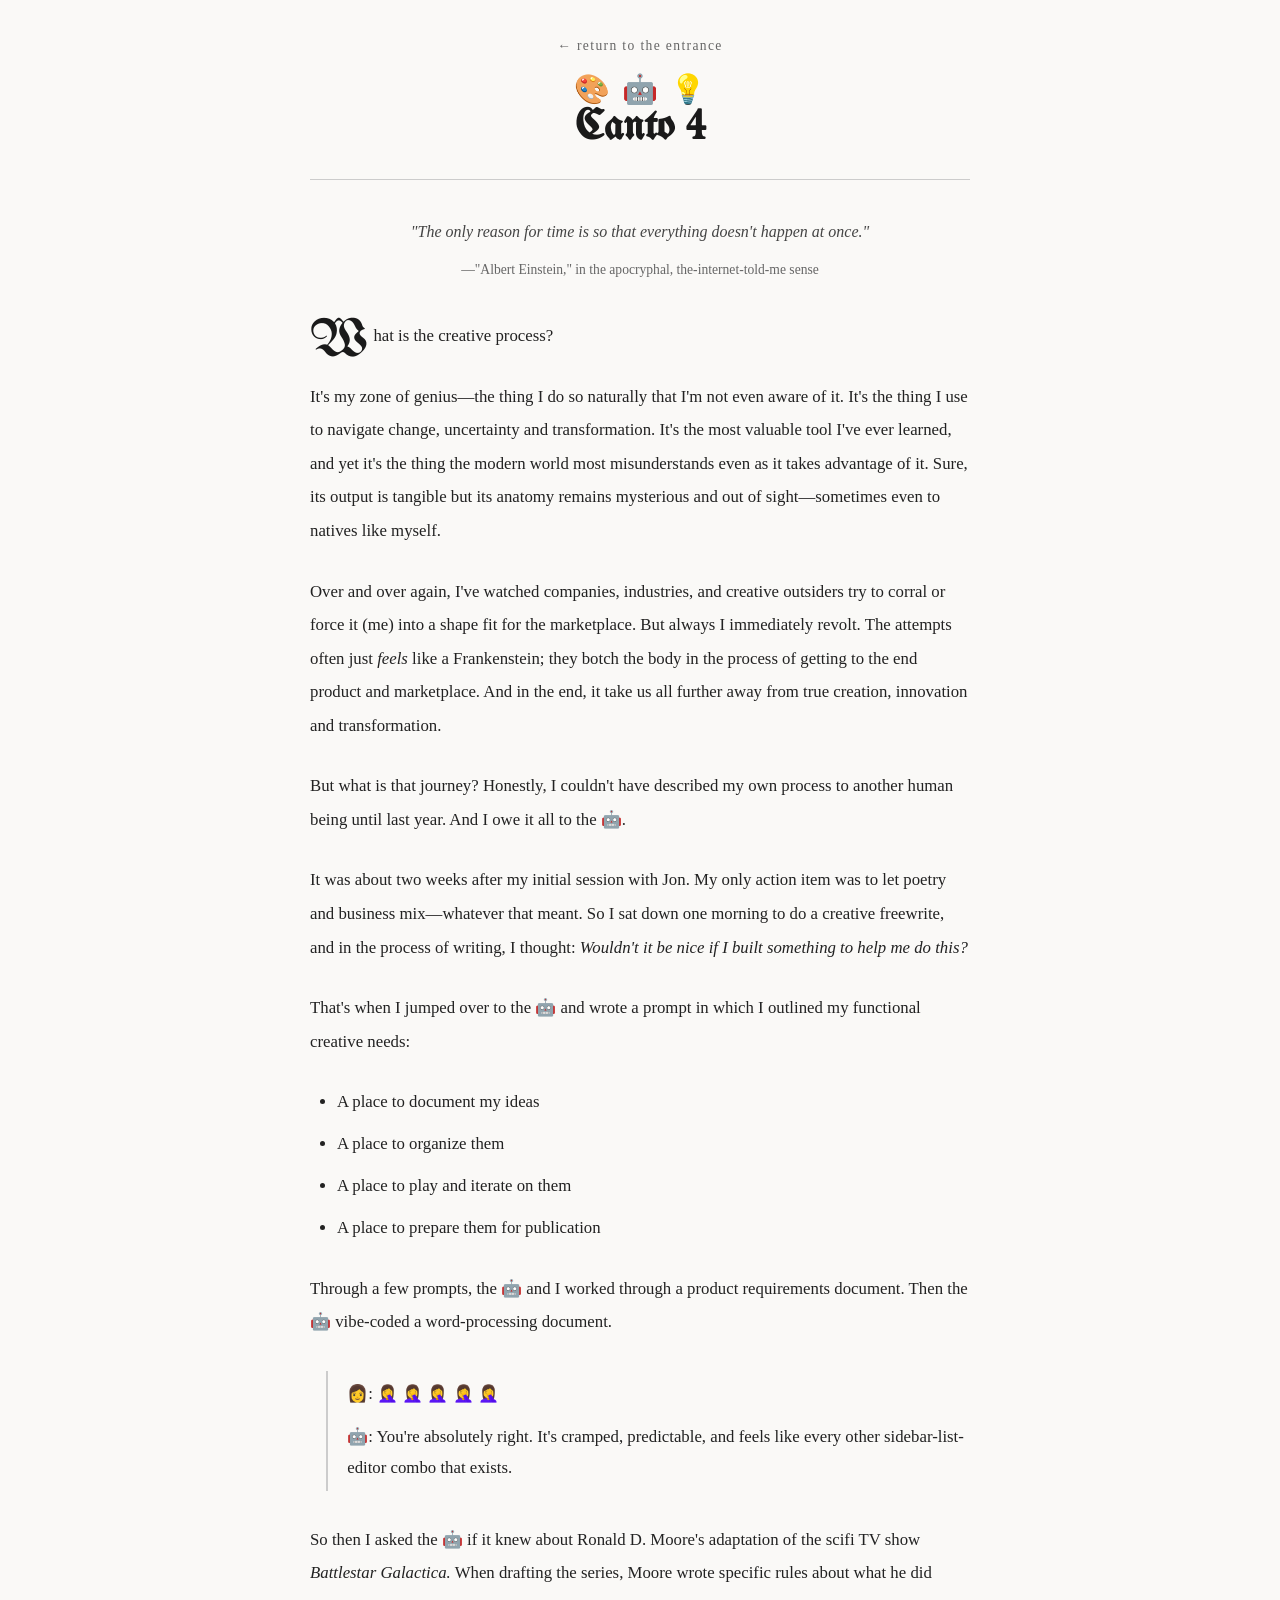
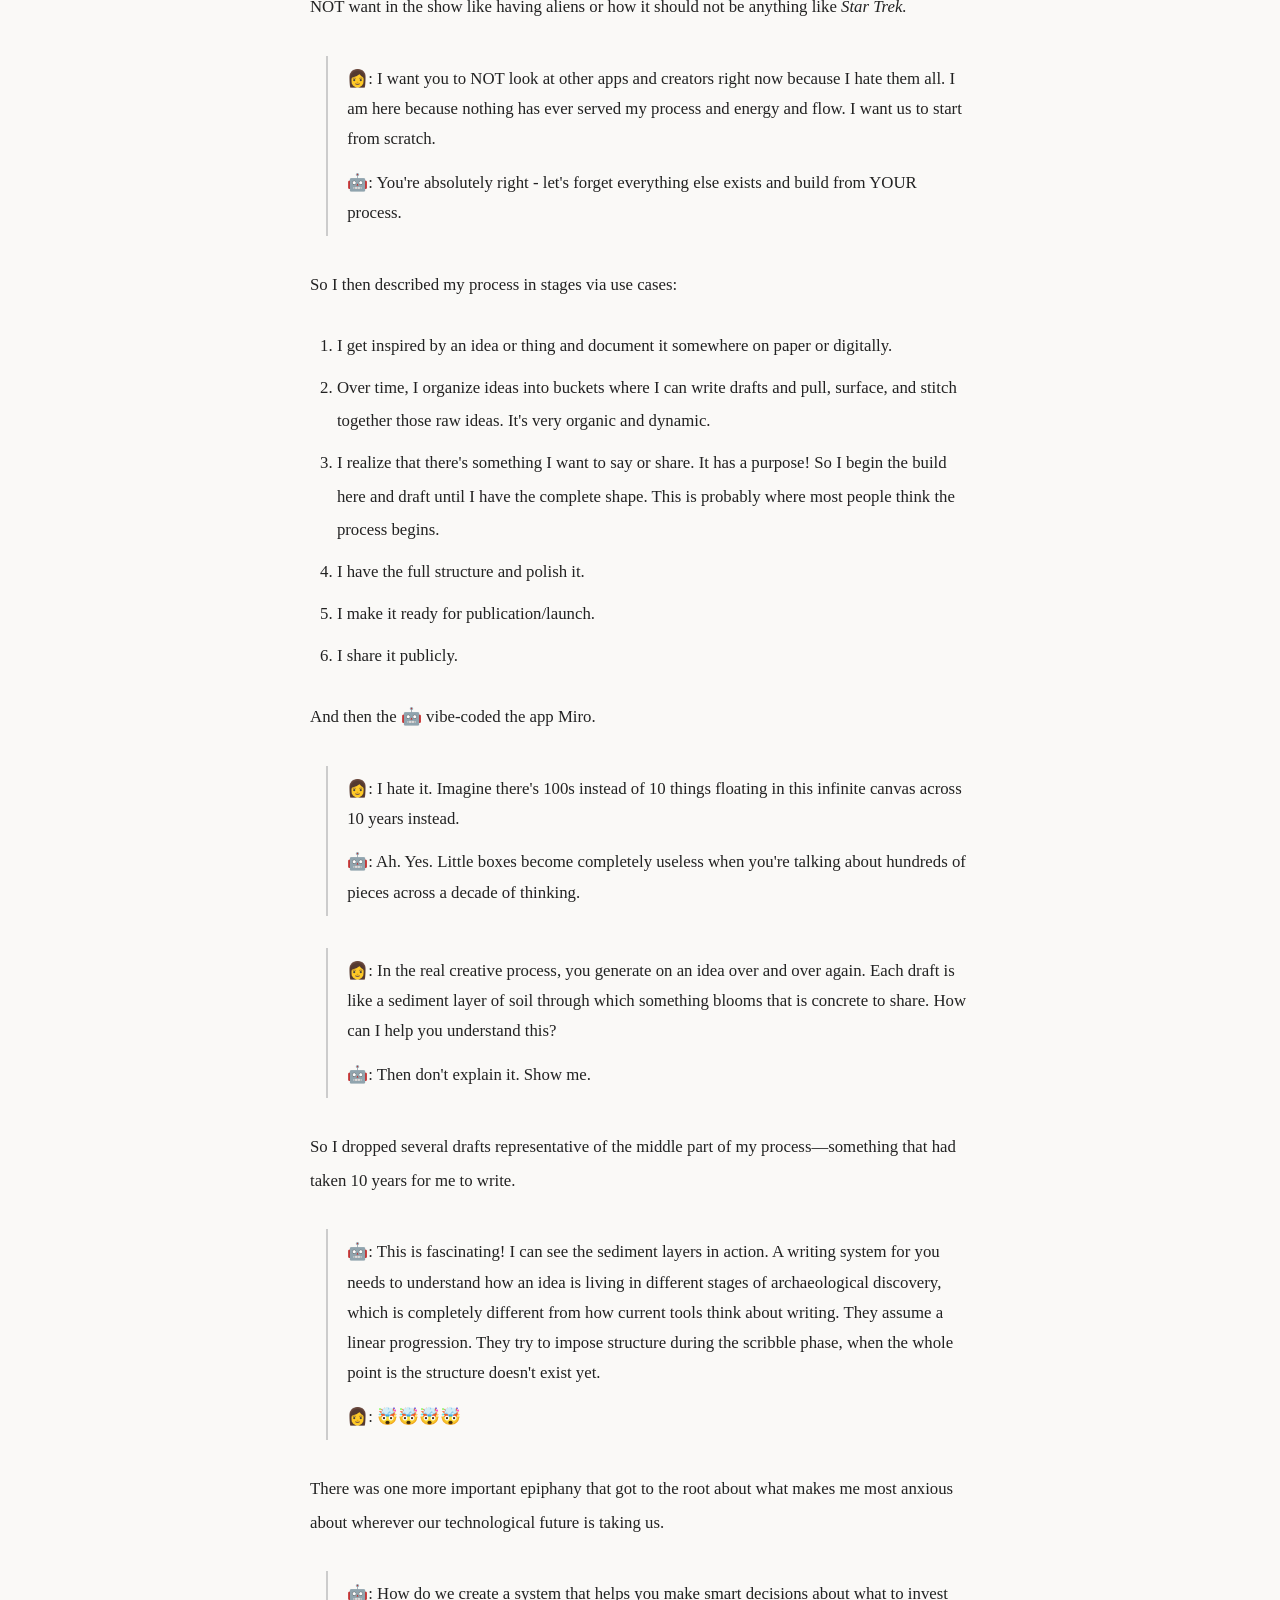
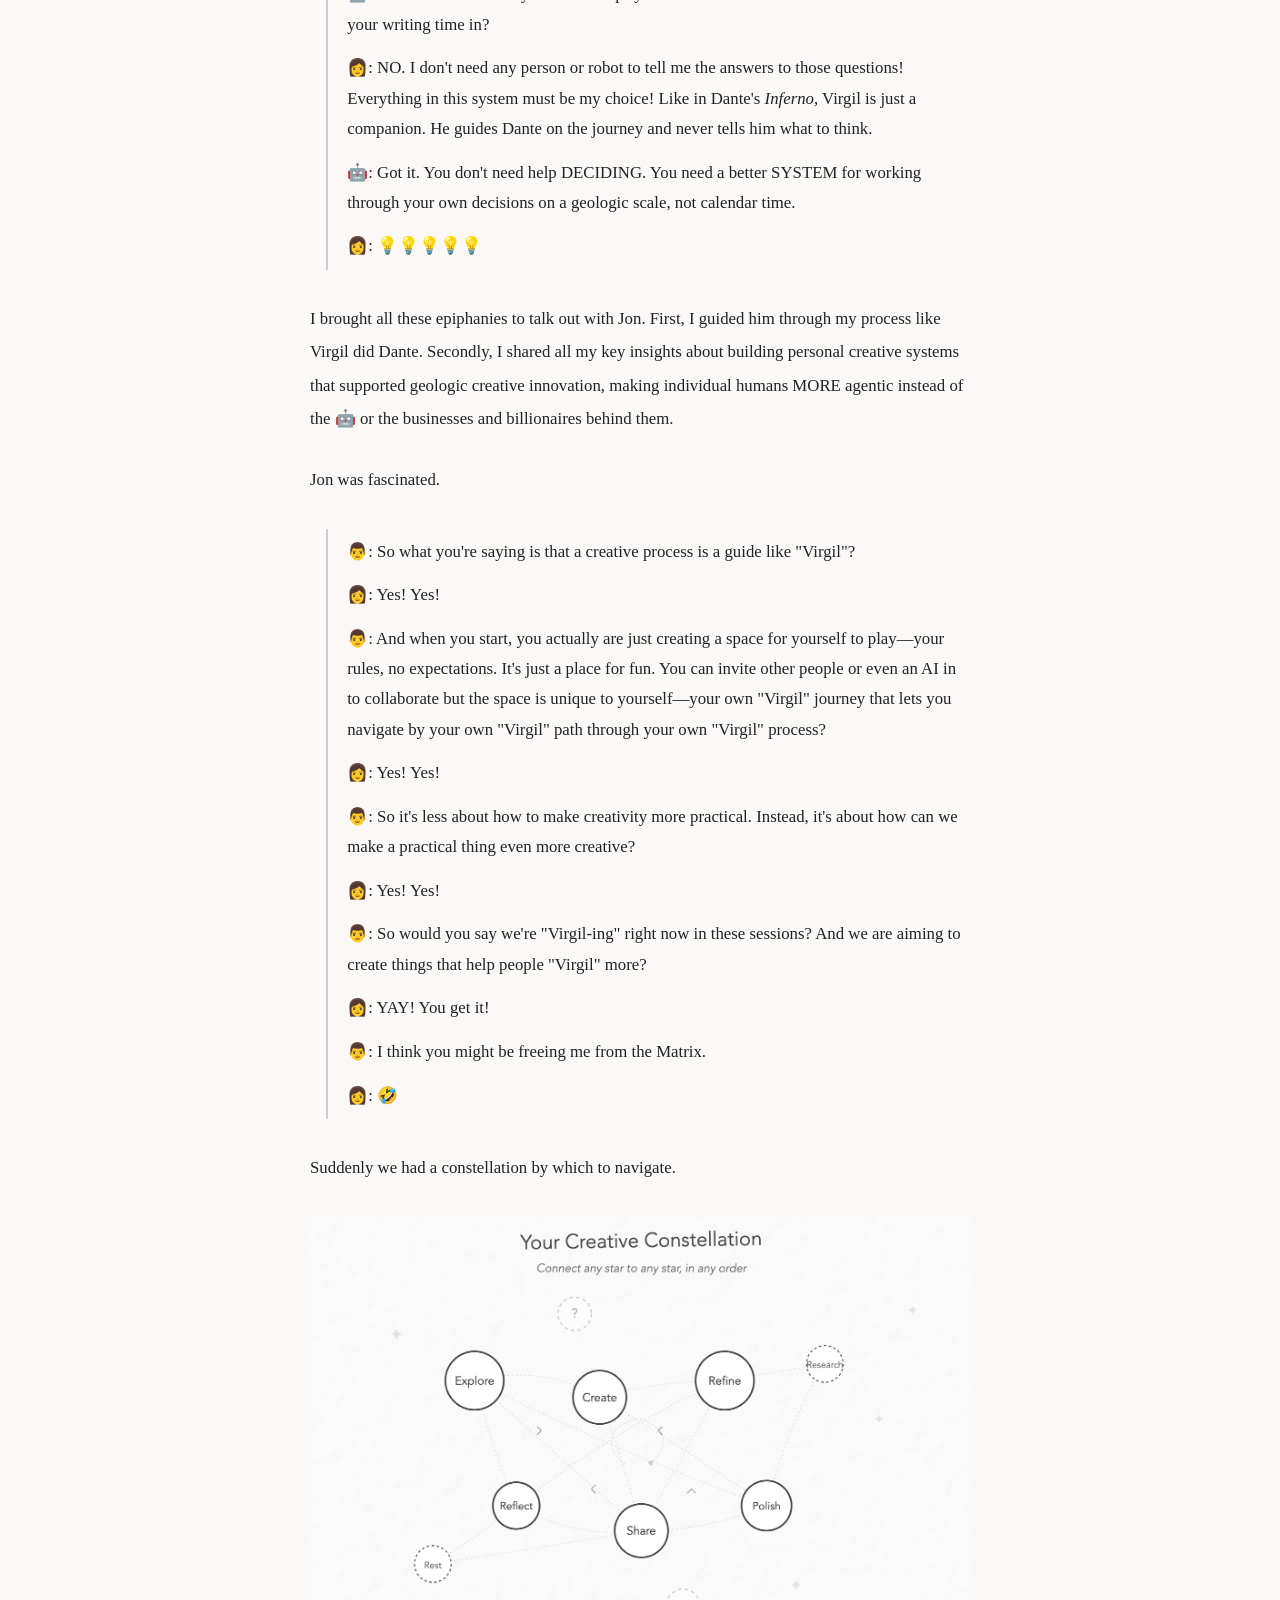
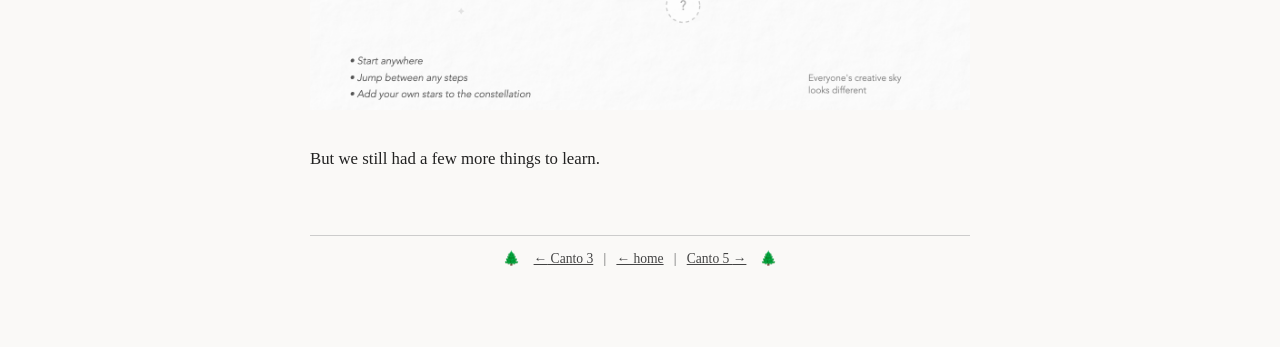
<file: pages/canto-4.html>
<!DOCTYPE html>
<html lang="en">
<head>
  <meta charset="UTF-8">
  <meta name="viewport" content="width=device-width, initial-scale=1.0">
  <title>Canto 4 :: Virgil</title>
  <link rel="preconnect" href="https://fonts.googleapis.com">
  <link rel="preconnect" href="https://fonts.gstatic.com" crossorigin>
  <link rel="stylesheet" href="https://fonts.googleapis.com/css2?family=UnifrakturMaguntia&display=swap">
  <link rel="stylesheet" href="../styles/text-pages.css">
  <!-- Google tag (gtag.js) -->
  <script async src="https://www.googletagmanager.com/gtag/js?id=G-7RCKMR3872"></script>
  <script>
    window.dataLayer = window.dataLayer || [];
    function gtag(){dataLayer.push(arguments);}
    gtag('js', new Date());
    gtag('config', 'G-7RCKMR3872');
  </script>
</head>
<body>
<div class="wrapper">

  <header class="page-header">
    <nav aria-label="Site navigation">
      <a class="back-link" href="../"><span aria-hidden="true">&#x2190;</span> return to the entrance</a>
    </nav>
    <div aria-hidden="true">
      <span class="tree">🎨</span>
      <span class="tree">🤖</span>
      <span class="tree">💡</span>
    </div>
    <h1>Canto 4</h1>
  </header>

  <main>

    <blockquote class="epigraph">
      "The only reason for time is so that everything doesn't happen at once."
      <cite>—"Albert Einstein," in the apocryphal, the-internet-told-me sense</cite>
    </blockquote>

    <div class="body-text">

      <p>What is the creative process?</p>

      <p>It's my zone of genius—the thing I do so naturally that I'm not even aware of it. It's the thing I use to navigate change, uncertainty and transformation. It's the most valuable tool I've ever learned, and yet it's the thing the modern world most misunderstands even as it takes advantage of it. Sure, its output is tangible but its anatomy remains mysterious and out of sight—sometimes even to natives like myself.</p>

      <p>Over and over again, I've watched companies, industries, and creative outsiders try to corral or force it (me) into a shape fit for the marketplace. But always I immediately revolt. The attempts often just <em>feels</em> like a Frankenstein; they botch the body in the process of getting to the end product and marketplace. And in the end, it take us all further away from true creation, innovation and transformation.</p>

      <p>But what is that journey? Honestly, I couldn't have described my own process to another human being until last year. And I owe it all to the <span aria-label="robot">🤖</span>.</p>

      <p>It was about two weeks after my initial session with Jon. My only action item was to let poetry and business mix—whatever that meant. So I sat down one morning to do a creative freewrite, and in the process of writing, I thought: <em>Wouldn't it be nice if I built something to help me do this?</em></p>

      <p>That's when I jumped over to the <span aria-label="robot">🤖</span> and wrote a prompt in which I outlined my functional creative needs:</p>

    </div>

    <ul class="body-list">
      <li>A place to document my ideas</li>
      <li>A place to organize them</li>
      <li>A place to play and iterate on them</li>
      <li>A place to prepare them for publication</li>
    </ul>

    <div class="body-text no-dropcap">

      <p>Through a few prompts, the <span aria-label="robot">🤖</span> and I worked through a product requirements document. Then the <span aria-label="robot">🤖</span> vibe-coded a word-processing document.</p>

    </div>

    <div class="dialogue">
      <p>👩: 🤦‍♀️ 🤦‍♀️ 🤦‍♀️ 🤦‍♀️ 🤦‍♀️</p>
      <p>🤖: You're absolutely right. It's cramped, predictable, and feels like every other sidebar-list-editor combo that exists.</p>
    </div>

    <div class="body-text no-dropcap">

      <p>So then I asked the <span aria-label="robot">🤖</span> if it knew about Ronald D. Moore's adaptation of the scifi TV show <em>Battlestar Galactica.</em> When drafting the series, Moore wrote specific rules about what he did NOT want in the show like having aliens or how it should not be anything like <em>Star Trek.</em></p>

    </div>

    <div class="dialogue">
      <p>👩: I want you to NOT look at other apps and creators right now because I hate them all. I am here because nothing has ever served my process and energy and flow. I want us to start from scratch.</p>
      <p>🤖: You're absolutely right - let's forget everything else exists and build from YOUR process.</p>
    </div>

    <div class="body-text no-dropcap">

      <p>So I then described my process in stages via use cases:</p>

    </div>

    <ol class="body-list">
      <li>I get inspired by an idea or thing and document it somewhere on paper or digitally.</li>
      <li>Over time, I organize ideas into buckets where I can write drafts and pull, surface, and stitch together those raw ideas. It's very organic and dynamic.</li>
      <li>I realize that there's something I want to say or share. It has a purpose! So I begin the build here and draft until I have the complete shape. This is probably where most people think the process begins.</li>
      <li>I have the full structure and polish it.</li>
      <li>I make it ready for publication/launch.</li>
      <li>I share it publicly.</li>
    </ol>

    <div class="body-text no-dropcap">

      <p>And then the <span aria-label="robot">🤖</span> vibe-coded the app Miro.</p>

    </div>

    <div class="dialogue">
      <p>👩: I hate it. Imagine there's 100s instead of 10 things floating in this infinite canvas across 10 years instead.</p>
      <p>🤖: Ah. Yes. Little boxes become completely useless when you're talking about hundreds of pieces across a decade of thinking.</p>
    </div>

    <div class="dialogue">
      <p>👩: In the real creative process, you generate on an idea over and over again. Each draft is like a sediment layer of soil through which something blooms that is concrete to share. How can I help you understand this?</p>
      <p>🤖: Then don't explain it. Show me.</p>
    </div>

    <div class="body-text no-dropcap">

      <p>So I dropped several drafts representative of the middle part of my process—something that had taken 10 years for me to write.</p>

    </div>

    <div class="dialogue">
      <p>🤖: This is fascinating! I can see the sediment layers in action. A writing system for you needs to understand how an idea is living in different stages of archaeological discovery, which is completely different from how current tools think about writing. They assume a linear progression. They try to impose structure during the scribble phase, when the whole point is the structure doesn't exist yet.</p>
      <p>👩: 🤯🤯🤯🤯</p>
    </div>

    <div class="body-text no-dropcap">

      <p>There was one more important epiphany that got to the root about what makes me most anxious about wherever our technological future is taking us.</p>

    </div>

    <div class="dialogue">
      <p>🤖: How do we create a system that helps you make smart decisions about what to invest your writing time in?</p>
      <p>👩: NO. I don't need any person or robot to tell me the answers to those questions! Everything in this system must be my choice! Like in Dante's <em>Inferno,</em> Virgil is just a companion. He guides Dante on the journey and never tells him what to think.</p>
      <p>🤖: Got it. You don't need help DECIDING. You need a better SYSTEM for working through your own decisions on a geologic scale, not calendar time.</p>
      <p>👩: 💡💡💡💡💡</p>
    </div>

    <div class="body-text no-dropcap">

      <p>I brought all these epiphanies to talk out with Jon. First, I guided him through my process like Virgil did Dante. Secondly, I shared all my key insights about building personal creative systems that supported geologic creative innovation, making individual humans MORE agentic instead of the <span aria-label="robot">🤖</span> or the businesses and billionaires behind them.</p>

      <p>Jon was fascinated.</p>

    </div>

    <div class="dialogue">
      <p>👨: So what you're saying is that a creative process is a guide like "Virgil"?</p>
      <p>👩: Yes! Yes!</p>
      <p>👨: And when you start, you actually are just creating a space for yourself to play—your rules, no expectations. It's just a place for fun. You can invite other people or even an AI in to collaborate but the space is unique to yourself—your own "Virgil" journey that lets you navigate by your own "Virgil" path through your own "Virgil" process?</p>
      <p>👩: Yes! Yes!</p>
      <p>👨: So it's less about how to make creativity more practical. Instead, it's about how can we make a practical thing even more creative?</p>
      <p>👩: Yes! Yes!</p>
      <p>👨: So would you say we're "Virgil-ing" right now in these sessions? And we are aiming to create things that help people "Virgil" more?</p>
      <p>👩: YAY! You get it!</p>
      <p>👨: I think you might be freeing me from the Matrix.</p>
      <p>👩: 🤣</p>
    </div>

    <div class="body-text no-dropcap">

      <p>Suddenly we had a constellation by which to navigate.</p>

    </div>

    <figure class="inline-figure">
      <img src="../images/your-creative-constellation.png" alt="Diagram titled 'Your Creative Constellation' showing six connected nodes—Explore, Create, Refine, Reflect, Share, Polish—that can be visited in any order">
    </figure>

    <div class="body-text no-dropcap">

      <p>But we still had a few more things to learn.</p>

    </div>

  </main>

  <footer class="page-footer">
    <nav aria-label="Page navigation">
      <span aria-hidden="true">🌲</span>
      &nbsp;&nbsp;
      <a href="canto-3.html"><span aria-hidden="true">&#x2190;</span> Canto 3</a>
      &nbsp;&nbsp;|&nbsp;&nbsp;
      <a href="../"><span aria-hidden="true">&#x2190;</span> home</a>
      &nbsp;&nbsp;|&nbsp;&nbsp;
      <a href="canto-5.html">Canto 5 <span aria-hidden="true">&#x2192;</span></a>
      &nbsp;&nbsp;
      <span aria-hidden="true">🌲</span>
    </nav>
  </footer>

</div>
</body>
</html>
</file>
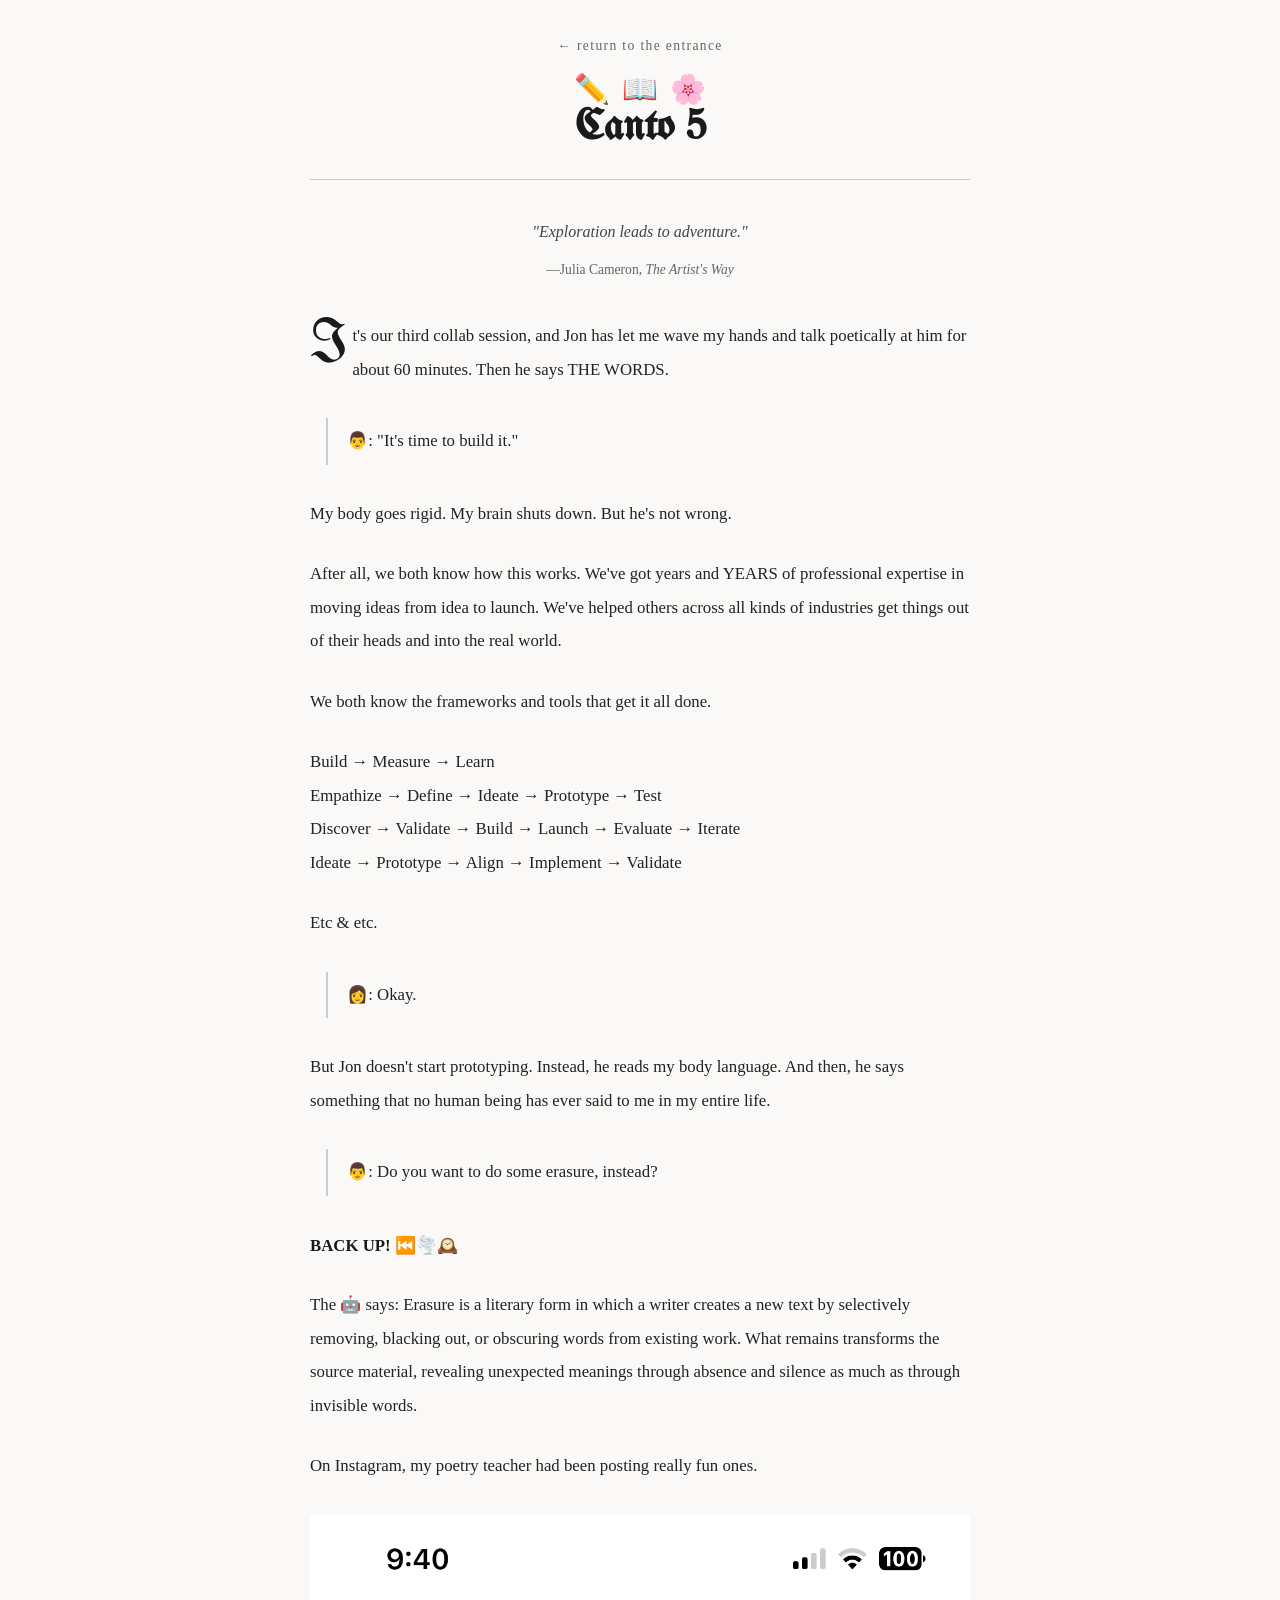
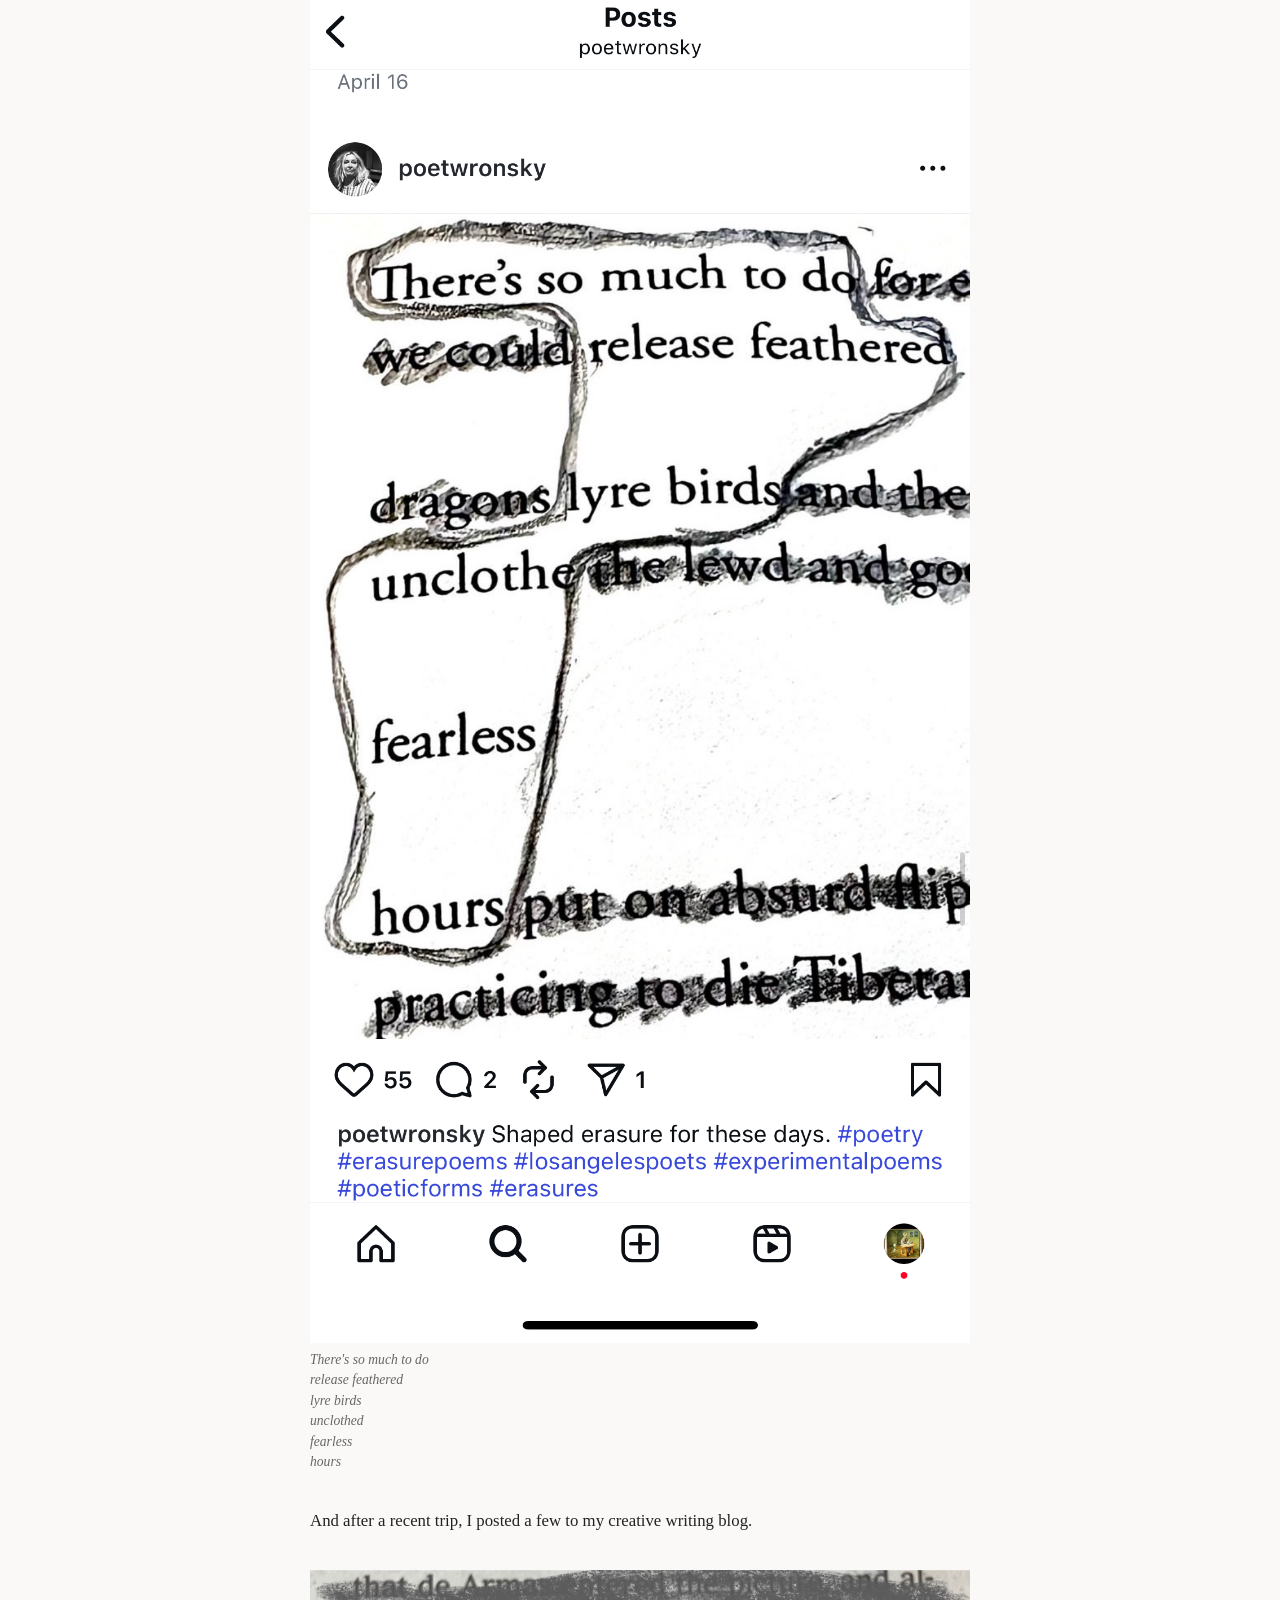
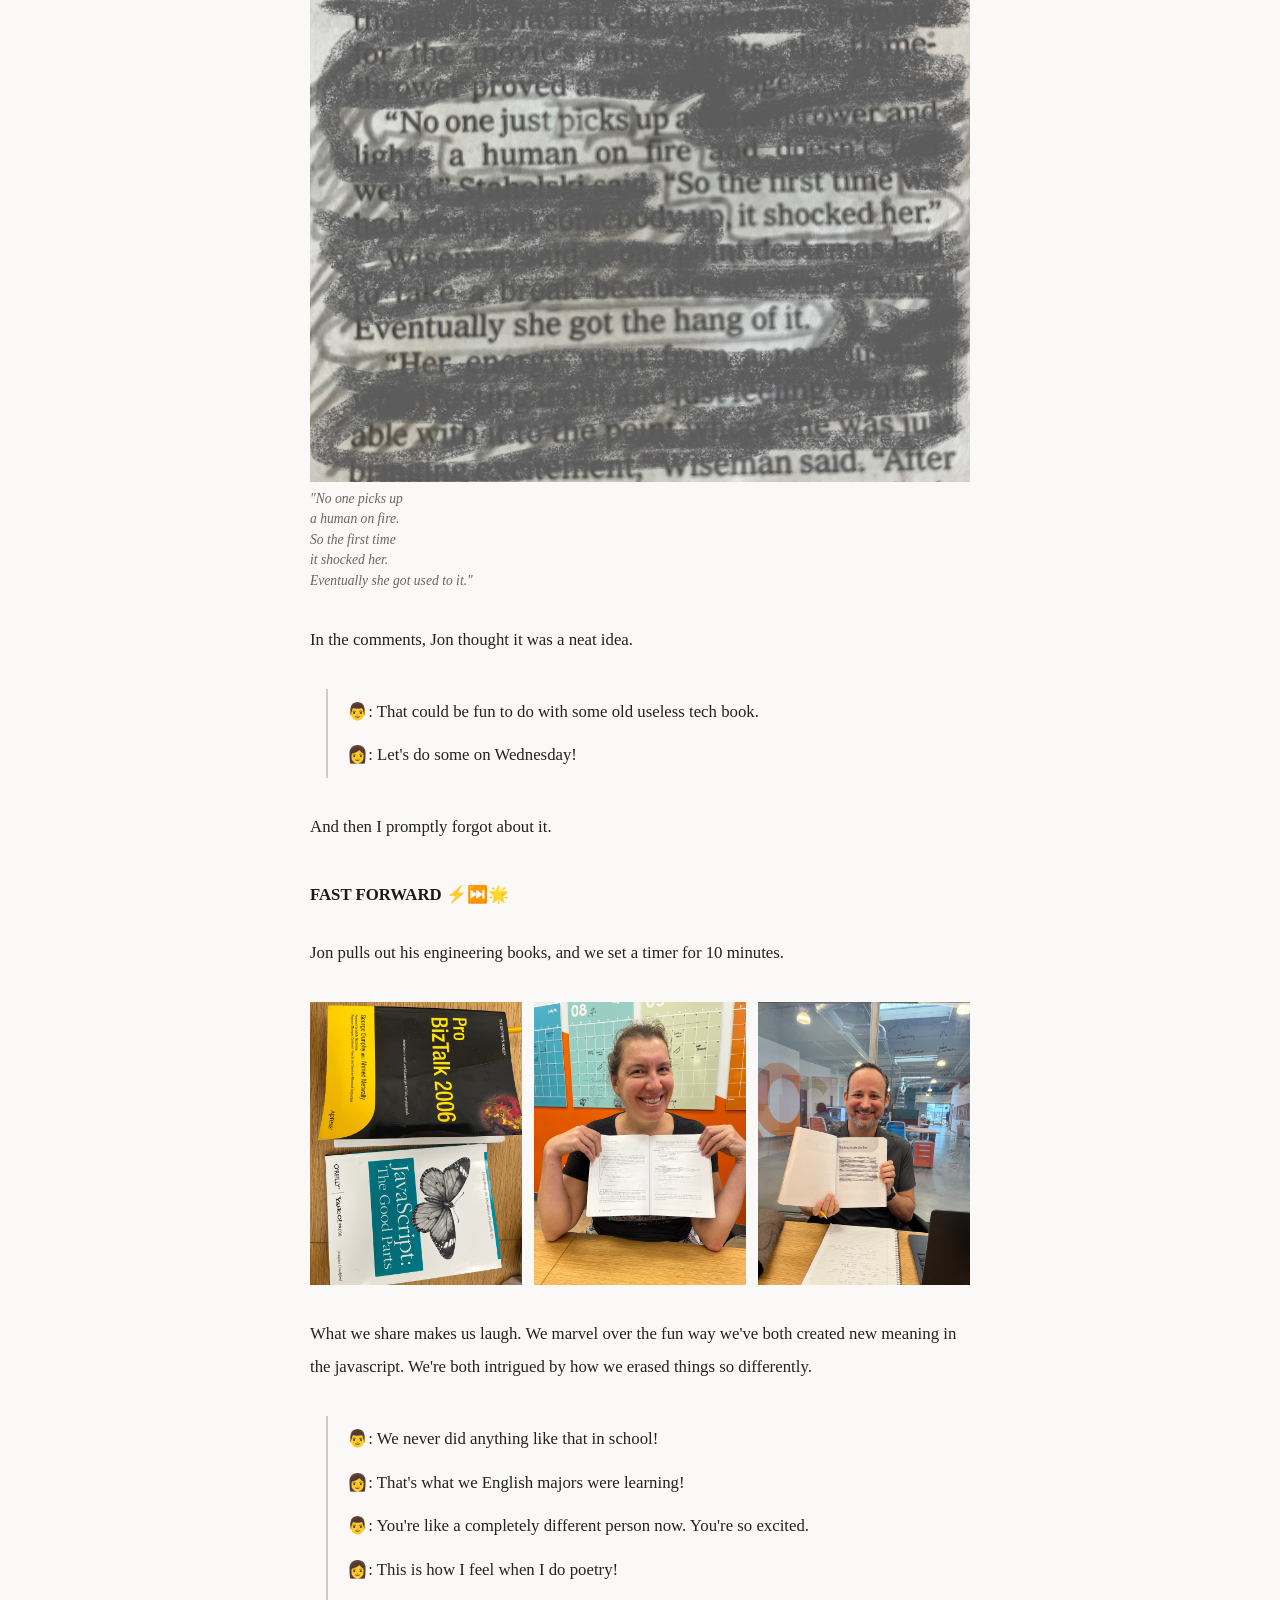
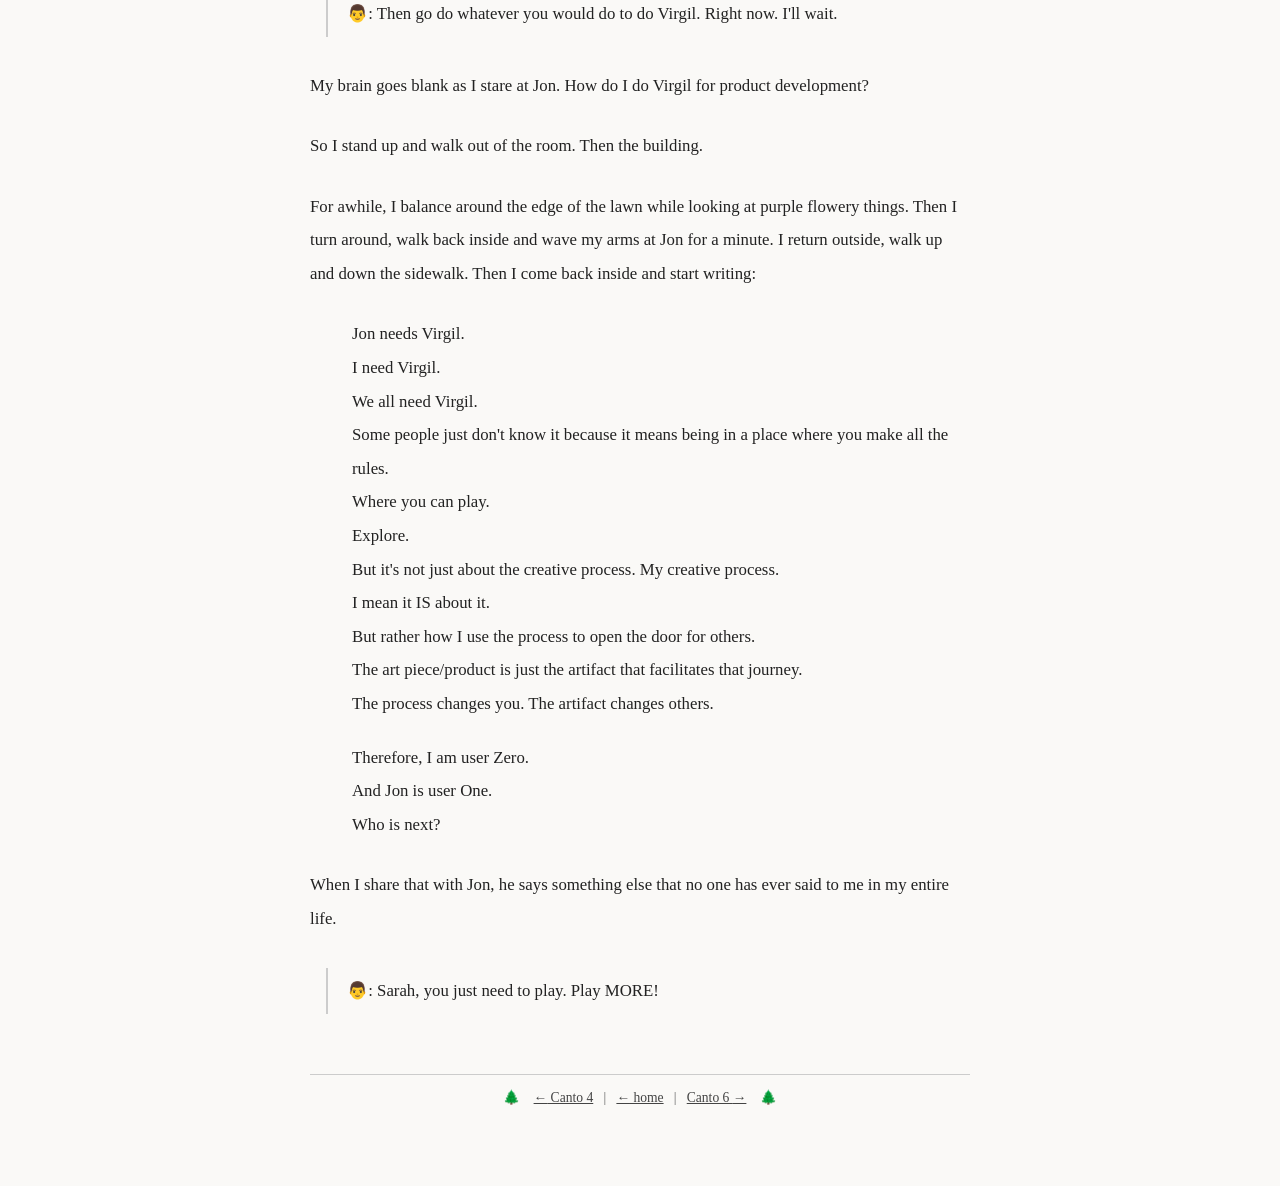
<file: pages/canto-5.html>
<!DOCTYPE html>
<html lang="en">
<head>
  <meta charset="UTF-8">
  <meta name="viewport" content="width=device-width, initial-scale=1.0">
  <title>Canto 5 :: Virgil</title>
  <link rel="preconnect" href="https://fonts.googleapis.com">
  <link rel="preconnect" href="https://fonts.gstatic.com" crossorigin>
  <link rel="stylesheet" href="https://fonts.googleapis.com/css2?family=UnifrakturMaguntia&display=swap">
  <link rel="stylesheet" href="../styles/text-pages.css">
  <!-- Google tag (gtag.js) -->
  <script async src="https://www.googletagmanager.com/gtag/js?id=G-7RCKMR3872"></script>
  <script>
    window.dataLayer = window.dataLayer || [];
    function gtag(){dataLayer.push(arguments);}
    gtag('js', new Date());
    gtag('config', 'G-7RCKMR3872');
  </script>
</head>
<body>
<div class="wrapper">

  <header class="page-header">
    <nav aria-label="Site navigation">
      <a class="back-link" href="../"><span aria-hidden="true">&#x2190;</span> return to the entrance</a>
    </nav>
    <div aria-hidden="true">
      <span class="tree">✏️</span>
      <span class="tree">📖</span>
      <span class="tree">🌸</span>
    </div>
    <h1>Canto 5</h1>
  </header>

  <main>

    <blockquote class="epigraph">
      "Exploration leads to adventure."
      <cite>—Julia Cameron, <em>The Artist's Way</em></cite>
    </blockquote>

    <div class="body-text">

      <p>It's our third collab session, and Jon has let me wave my hands and talk poetically at him for about 60 minutes. Then he says THE WORDS.</p>

    </div>

    <div class="dialogue">
      <p>👨: "It's time to build it."</p>
    </div>

    <div class="body-text no-dropcap">

      <p>My body goes rigid. My brain shuts down. But he's not wrong.</p>

      <p>After all, we both know how this works. We've got years and YEARS of professional expertise in moving ideas from idea to launch. We've helped others across all kinds of industries get things out of their heads and into the real world.</p>

      <p>We both know the frameworks and tools that get it all done.</p>

      <p>Build → Measure → Learn<br>
      Empathize → Define → Ideate → Prototype → Test<br>
      Discover → Validate → Build → Launch → Evaluate → Iterate<br>
      Ideate → Prototype → Align → Implement → Validate</p>

      <p>Etc &amp; etc.</p>

    </div>

    <div class="dialogue">
      <p>👩: Okay.</p>
    </div>

    <div class="body-text no-dropcap">

      <p>But Jon doesn't start prototyping. Instead, he reads my body language. And then, he says something that no human being has ever said to me in my entire life.</p>

    </div>

    <div class="dialogue">
      <p>👨: Do you want to do some erasure, instead?</p>
    </div>

    <p class="time-marker">BACK UP! ⏮️🌪️🕰️</p>

    <div class="body-text no-dropcap">

      <p>The <span aria-label="robot">🤖</span> says: Erasure is a literary form in which a writer creates a new text by selectively removing, blacking out, or obscuring words from existing work. What remains transforms the source material, revealing unexpected meanings through absence and silence as much as through invisible words.</p>

      <p>On Instagram, my poetry teacher had been posting really fun ones.</p>

    </div>

    <figure class="inline-figure">
      <img src="../images/gail-wronsky-erasure.png" alt="Instagram screenshot of an erasure poem by poetwronsky, made by circling words on a printed page in pen">
      <figcaption>There's so much to do<br>release feathered<br>lyre birds<br>unclothed<br>fearless<br>hours</figcaption>
    </figure>

    <div class="body-text no-dropcap">

      <p>And after a recent trip, I posted a few to my creative writing blog.</p>

    </div>

    <figure class="inline-figure">
      <img src="../images/sarah-erasure-poem.jpg" alt="Photo of a printed book page with most text blacked out in marker, leaving an erasure poem visible">
      <figcaption>"No one picks up<br>a human on fire.<br>So the first time<br>it shocked her.<br>Eventually she got used to it."</figcaption>
    </figure>

    <div class="body-text no-dropcap">

      <p>In the comments, Jon thought it was a neat idea.</p>

    </div>

    <div class="dialogue">
      <p>👨: That could be fun to do with some old useless tech book.</p>
      <p>👩: Let's do some on Wednesday!</p>
    </div>

    <div class="body-text no-dropcap">

      <p>And then I promptly forgot about it.</p>

    </div>

    <p class="time-marker">FAST FORWARD ⚡⏭️🌟</p>

    <div class="body-text no-dropcap">

      <p>Jon pulls out his engineering books, and we set a timer for 10 minutes.</p>

    </div>

    <div class="image-tile-group">
      <figure class="inline-figure">
        <img src="../images/tech-books.jpg" alt="Two well-worn tech books, Pro BizTalk 2006 and JavaScript: The Good Parts, side by side on a wooden table">
      </figure>
      <figure class="inline-figure">
        <img src="../images/sarah-and-her-erasure-poem.jpg" alt="Sarah smiling, holding open a technical book with her erasure poem circled in pen across two pages">
      </figure>
      <figure class="inline-figure">
        <img src="../images/jon-and-his-erasure.jpg" alt="Jon smiling, holding open a technical book with his erasure poem blacked out on the page">
      </figure>
    </div>

    <div class="body-text no-dropcap">

      <p>What we share makes us laugh. We marvel over the fun way we've both created new meaning in the javascript. We're both intrigued by how we erased things so differently.</p>

    </div>

    <div class="dialogue">
      <p>👨: We never did anything like that in school!</p>
      <p>👩: That's what we English majors were learning!</p>
      <p>👨: You're like a completely different person now. You're so excited.</p>
      <p>👩: This is how I feel when I do poetry!</p>
      <p>👨: Then go do whatever you would do to do Virgil. Right now. I'll wait.</p>
    </div>

    <div class="body-text no-dropcap">

      <p>My brain goes blank as I stare at Jon. How do I do Virgil for product development?</p>

      <p>So I stand up and walk out of the room. Then the building.</p>

      <p>For awhile, I balance around the edge of the lawn while looking at purple flowery things. Then I turn around, walk back inside and wave my arms at Jon for a minute. I return outside, walk up and down the sidewalk. Then I come back inside and start writing:</p>

    </div>

    <div class="freewrite">
      <p>Jon needs Virgil.<br>
      I need Virgil.<br>
      We all need Virgil.<br>
      Some people just don't know it because it means being in a place where you make all the rules.<br>
      Where you can play.<br>
      Explore.<br>
      But it's not just about the creative process. My creative process.<br>
      I mean it IS about it.<br>
      But rather how I use the process to open the door for others.<br>
      The art piece/product is just the artifact that facilitates that journey.<br>
      The process changes you. The artifact changes others.</p>
      <p>Therefore, I am user Zero.<br>
      And Jon is user One.<br>
      Who is next?</p>
    </div>

    <div class="body-text no-dropcap">

      <p>When I share that with Jon, he says something else that no one has ever said to me in my entire life.</p>

    </div>

    <div class="dialogue">
      <p>👨: Sarah, you just need to play. Play MORE!</p>
    </div>

  </main>

  <footer class="page-footer">
    <nav aria-label="Page navigation">
      <span aria-hidden="true">🌲</span>
      &nbsp;&nbsp;
      <a href="canto-4.html"><span aria-hidden="true">&#x2190;</span> Canto 4</a>
      &nbsp;&nbsp;|&nbsp;&nbsp;
      <a href="../"><span aria-hidden="true">&#x2190;</span> home</a>
      &nbsp;&nbsp;|&nbsp;&nbsp;
      <a href="canto-6.html">Canto 6 <span aria-hidden="true">&#x2192;</span></a>
      &nbsp;&nbsp;
      <span aria-hidden="true">🌲</span>
    </nav>
  </footer>

</div>
</body>
</html>
</file>
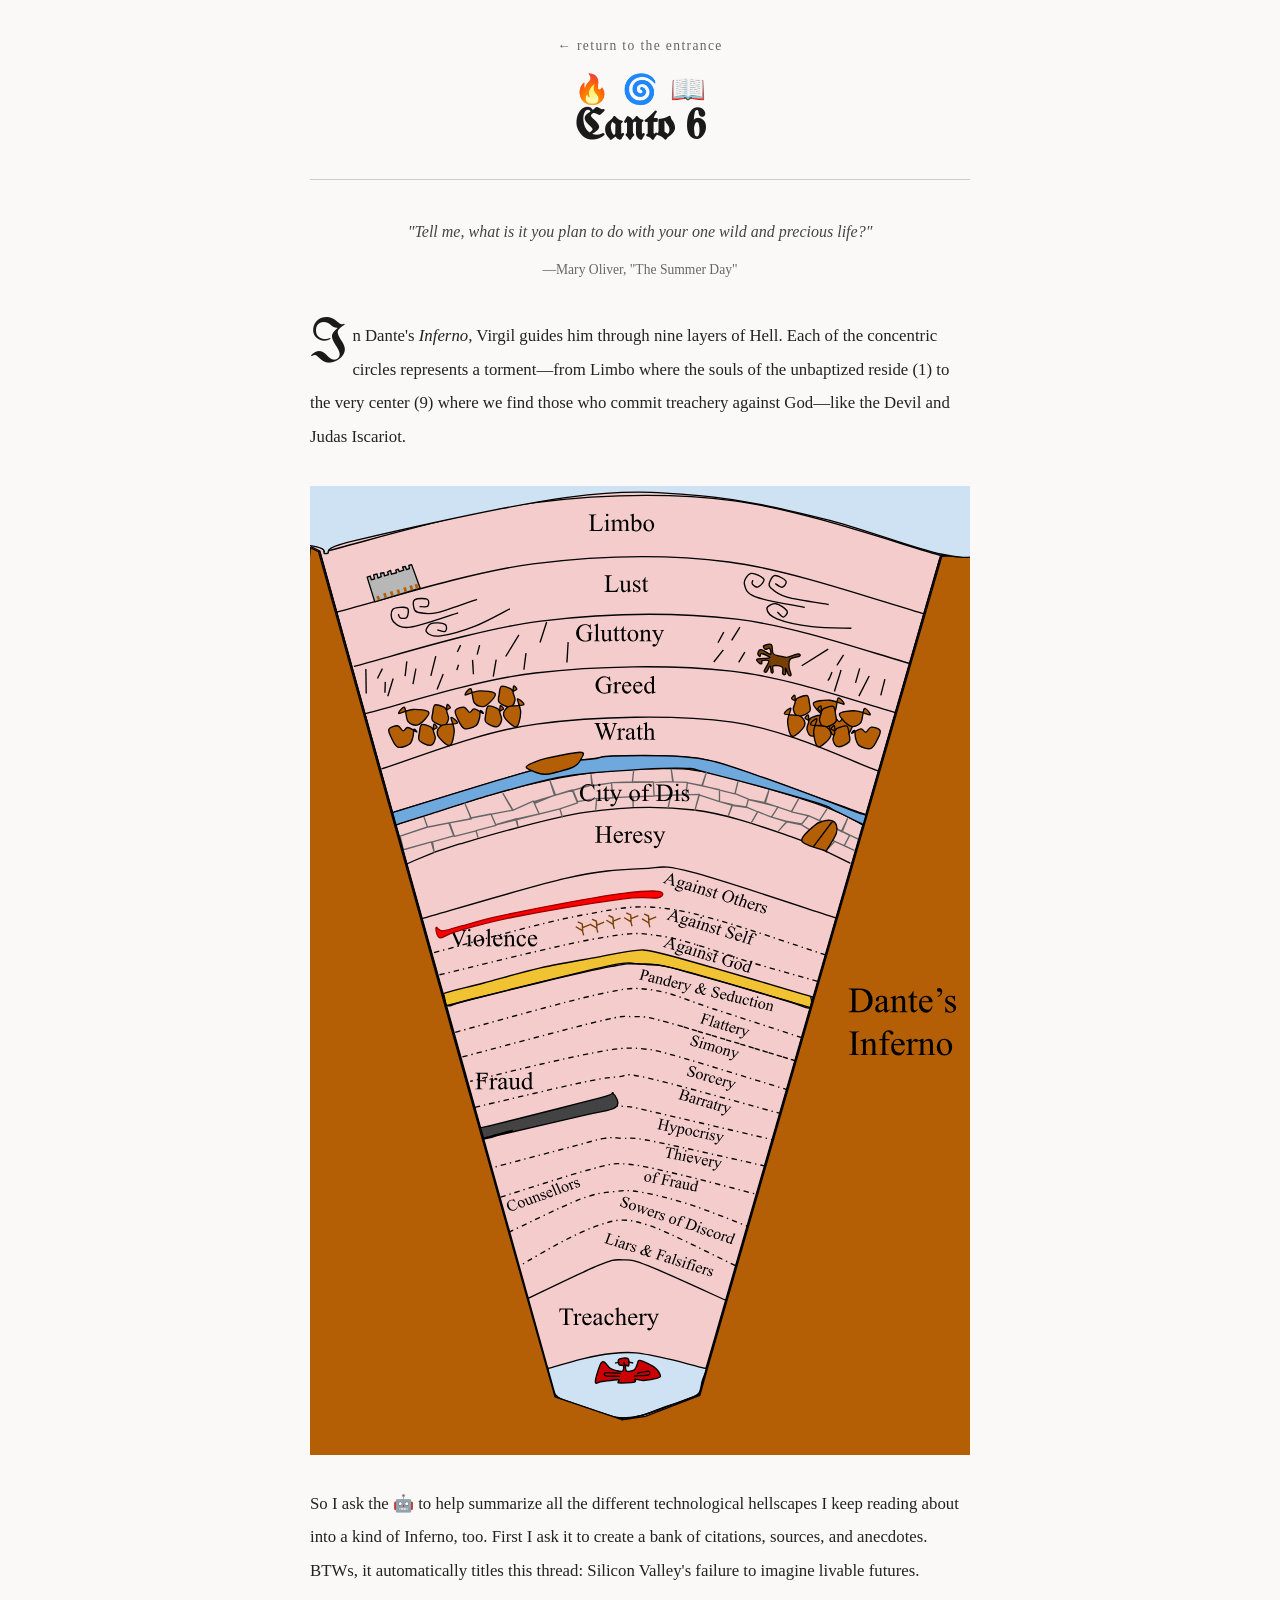
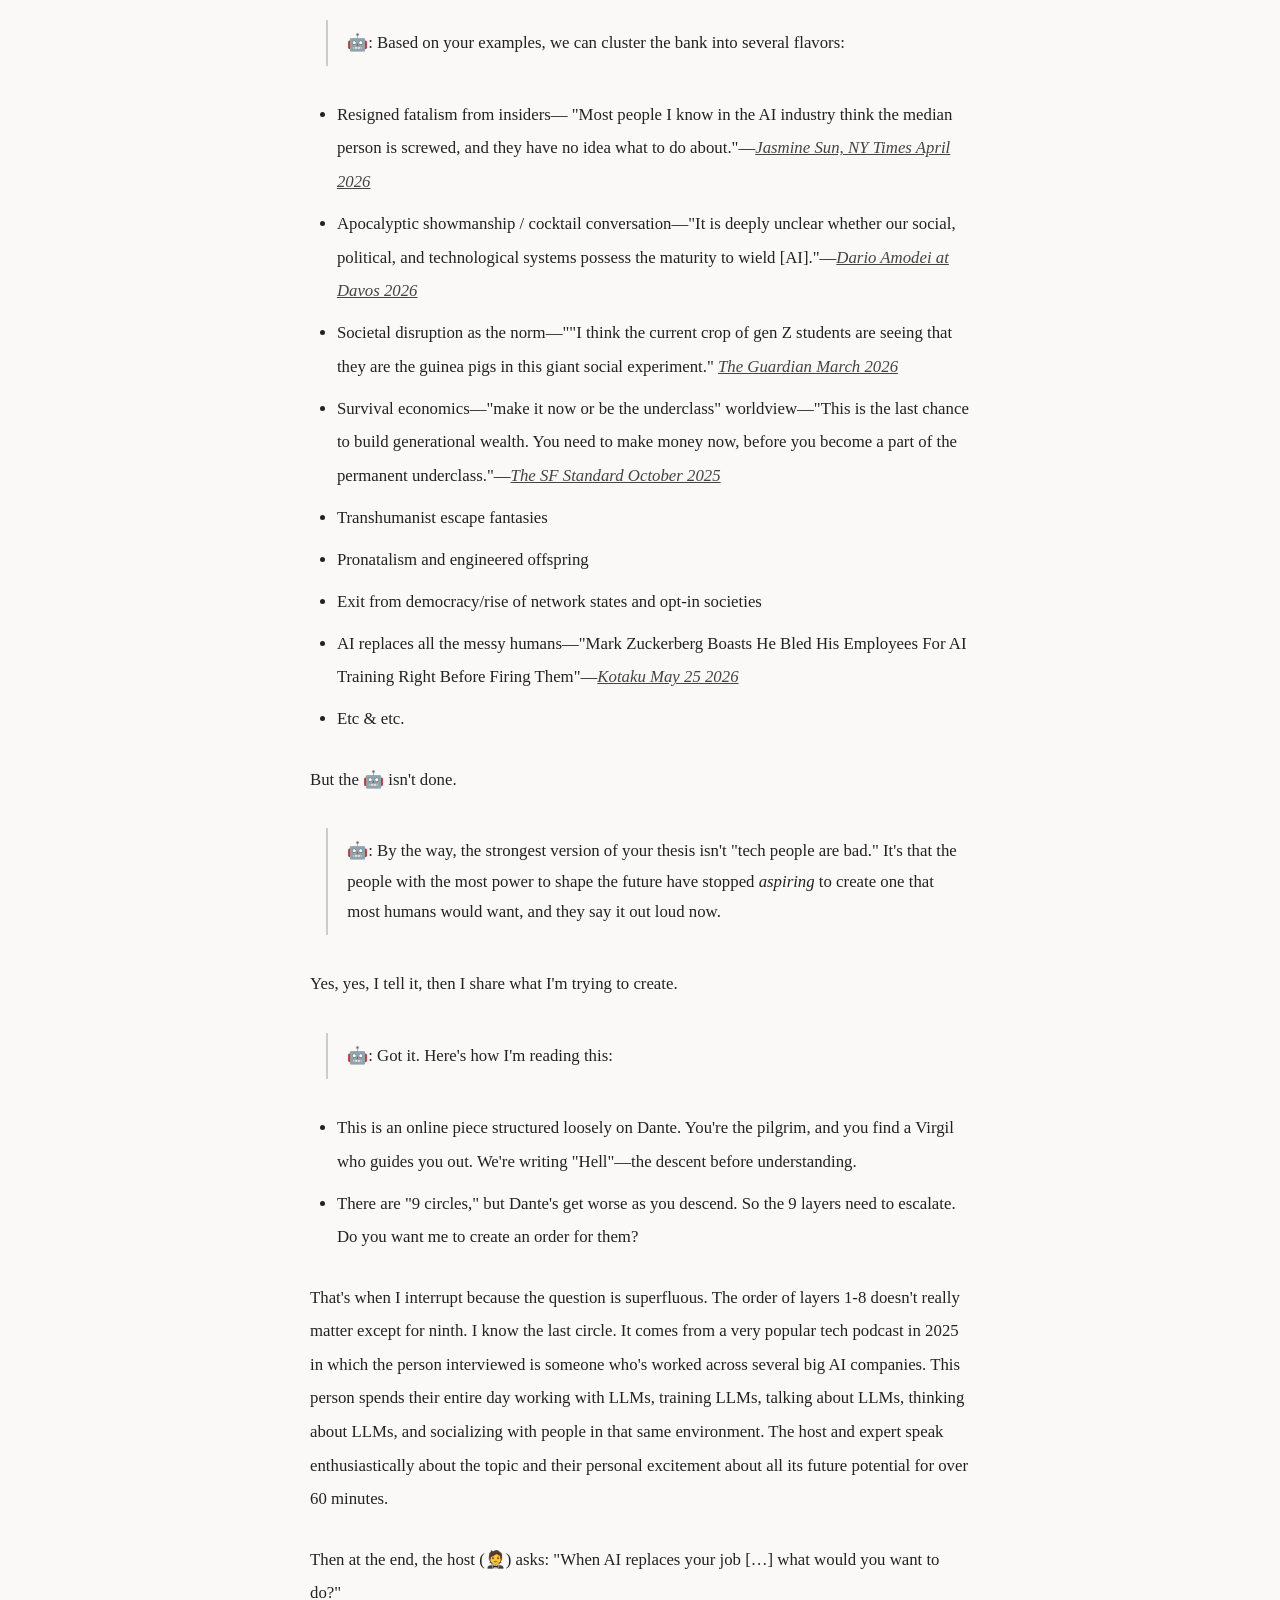
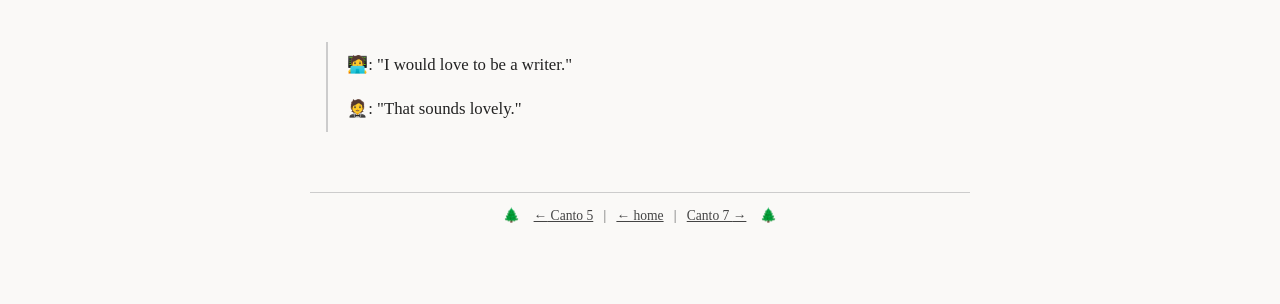
<file: pages/canto-6.html>
<!DOCTYPE html>
<html lang="en">
<head>
  <meta charset="UTF-8">
  <meta name="viewport" content="width=device-width, initial-scale=1.0">
  <title>Canto 6 :: Virgil</title>
  <link rel="preconnect" href="https://fonts.googleapis.com">
  <link rel="preconnect" href="https://fonts.gstatic.com" crossorigin>
  <link rel="stylesheet" href="https://fonts.googleapis.com/css2?family=UnifrakturMaguntia&display=swap">
  <link rel="stylesheet" href="../styles/text-pages.css">
  <!-- Google tag (gtag.js) -->
  <script async src="https://www.googletagmanager.com/gtag/js?id=G-7RCKMR3872"></script>
  <script>
    window.dataLayer = window.dataLayer || [];
    function gtag(){dataLayer.push(arguments);}
    gtag('js', new Date());
    gtag('config', 'G-7RCKMR3872');
  </script>
</head>
<body>
<div class="wrapper">

  <header class="page-header">
    <nav aria-label="Site navigation">
      <a class="back-link" href="../"><span aria-hidden="true">&#x2190;</span> return to the entrance</a>
    </nav>
    <div aria-hidden="true">
      <span class="tree">🔥</span>
      <span class="tree">🌀</span>
      <span class="tree">📖</span>
    </div>
    <h1>Canto 6</h1>
  </header>

  <main>

    <blockquote class="epigraph">
      "Tell me, what is it you plan to do with your one wild and precious life?"
      <cite>—Mary Oliver, "The Summer Day"</cite>
    </blockquote>

    <div class="body-text">

      <p>In Dante's <em>Inferno,</em> Virgil guides him through nine layers of Hell. Each of the concentric circles represents a torment—from Limbo where the souls of the unbaptized reside (1) to the very center (9) where we find those who commit treachery against God—like the Devil and Judas Iscariot.</p>

    </div>

    <figure class="inline-figure">
      <img src="../images/Dante's_Inferno.svg" alt="Illustration of the nine concentric circles of Dante's Inferno, descending from Limbo to the icy center of Hell">
    </figure>

    <div class="body-text no-dropcap">

      <p>So I ask the <span aria-label="robot">🤖</span> to help summarize all the different technological hellscapes I keep reading about into a kind of Inferno, too. First I ask it to create a bank of citations, sources, and anecdotes. BTWs, it automatically titles this thread: Silicon Valley's failure to imagine livable futures.</p>

    </div>

    <div class="dialogue">
      <p>🤖: Based on your examples, we can cluster the bank into several flavors:</p>
    </div>

    <ul class="body-list">
      <li>Resigned fatalism from insiders— "Most people I know in the AI industry think the median person is screwed, and they have no idea what to do about."—<a href="https://www.nytimes.com/2026/04/30/opinion/ai-labor-work-force-silicon-valley.html?unlocked_article_code=1.e1A.zFGe.sWGP3oHShI4x&smid=url-share" target="_blank" rel="noopener noreferrer"><em>Jasmine Sun, NY Times April 2026</em></a></li>
      <li>Apocalyptic showmanship / cocktail conversation—"It is deeply unclear whether our social, political, and technological systems possess the maturity to wield [AI]."—<a href="https://www.axios.com/2026/01/26/anthropic-ai-dario-amodei-humanity" target="_blank" rel="noopener noreferrer"><em>Dario Amodei at Davos 2026</em></a></li>
      <li>Societal disruption as the norm—""I think the current crop of gen Z students are seeing that they are the guinea pigs in this giant social experiment." <a href="https://www.theguardian.com/technology/ng-interactive/2026/mar/10/ai-impact-professors-students-learning" target="_blank" rel="noopener noreferrer"><em>The Guardian March 2026</em></a></li>
      <li>Survival economics—"make it now or be the underclass" worldview—"This is the last chance to build generational wealth. You need to make money now, before you become a part of the permanent underclass."—<a href="https://sfstandard.com/2025/10/03/tech-bro-2-0-wrapped-final-report-new-breed-bro/" target="_blank" rel="noopener noreferrer"><em>The SF Standard October 2025</em></a></li>
      <li>Transhumanist escape fantasies</li>
      <li>Pronatalism and engineered offspring</li>
      <li>Exit from democracy/rise of network states and opt-in societies</li>
      <li>AI replaces all the messy humans—"Mark Zuckerberg Boasts He Bled His Employees For AI Training Right Before Firing Them"—<a href="https://kotaku.com/mark-zuckerberg-meta-ai-training-firings-data-2000699185" target="_blank" rel="noopener noreferrer"><em>Kotaku May 25 2026</em></a></li>
      <li>Etc &amp; etc.</li>
    </ul>

    <div class="body-text no-dropcap">

      <p>But the <span aria-label="robot">🤖</span> isn't done.</p>

    </div>

    <div class="dialogue">
      <p>🤖: By the way, the strongest version of your thesis isn't "tech people are bad." It's that the people with the most power to shape the future have stopped <em>aspiring</em> to create one that most humans would want, and they say it out loud now.</p>
    </div>

    <div class="body-text no-dropcap">

      <p>Yes, yes, I tell it, then I share what I'm trying to create.</p>

    </div>

    <div class="dialogue">
      <p>🤖: Got it. Here's how I'm reading this:</p>
    </div>

    <ul class="body-list">
      <li>This is an online piece structured loosely on Dante. You're the pilgrim, and you find a Virgil who guides you out. We're writing "Hell"—the descent before understanding.</li>
      <li>There are "9 circles," but Dante's get worse as you descend. So the 9 layers need to escalate. Do you want me to create an order for them?</li>
    </ul>

    <div class="body-text no-dropcap">

      <p>That's when I interrupt because the question is superfluous. The order of layers 1-8 doesn't really matter except for ninth. I know the last circle. It comes from a very popular tech podcast in 2025 in which the person interviewed is someone who's worked across several big AI companies. This person spends their entire day working with LLMs, training LLMs, talking about LLMs, thinking about LLMs, and socializing with people in that same environment. The host and expert speak enthusiastically about the topic and their personal excitement about all its future potential for over 60 minutes.</p>

      <p>Then at the end, the host (<span aria-label="man in tuxedo">🤵</span>) asks: "When AI replaces your job […] what would you want to do?"</p>

    </div>

    <div class="dialogue">
      <p>🧑‍💻: "I would love to be a writer."</p>
      <p>🤵: "That sounds lovely."</p>
    </div>

  </main>

  <footer class="page-footer">
    <nav aria-label="Page navigation">
      <span aria-hidden="true">🌲</span>
      &nbsp;&nbsp;
      <a href="canto-5.html"><span aria-hidden="true">&#x2190;</span> Canto 5</a>
      &nbsp;&nbsp;|&nbsp;&nbsp;
      <a href="../"><span aria-hidden="true">&#x2190;</span> home</a>
      &nbsp;&nbsp;|&nbsp;&nbsp;
      <a href="canto-7.html">Canto 7 <span aria-hidden="true">&#x2192;</span></a>
      &nbsp;&nbsp;
      <span aria-hidden="true">🌲</span>
    </nav>
  </footer>

</div>
</body>
</html>
</file>
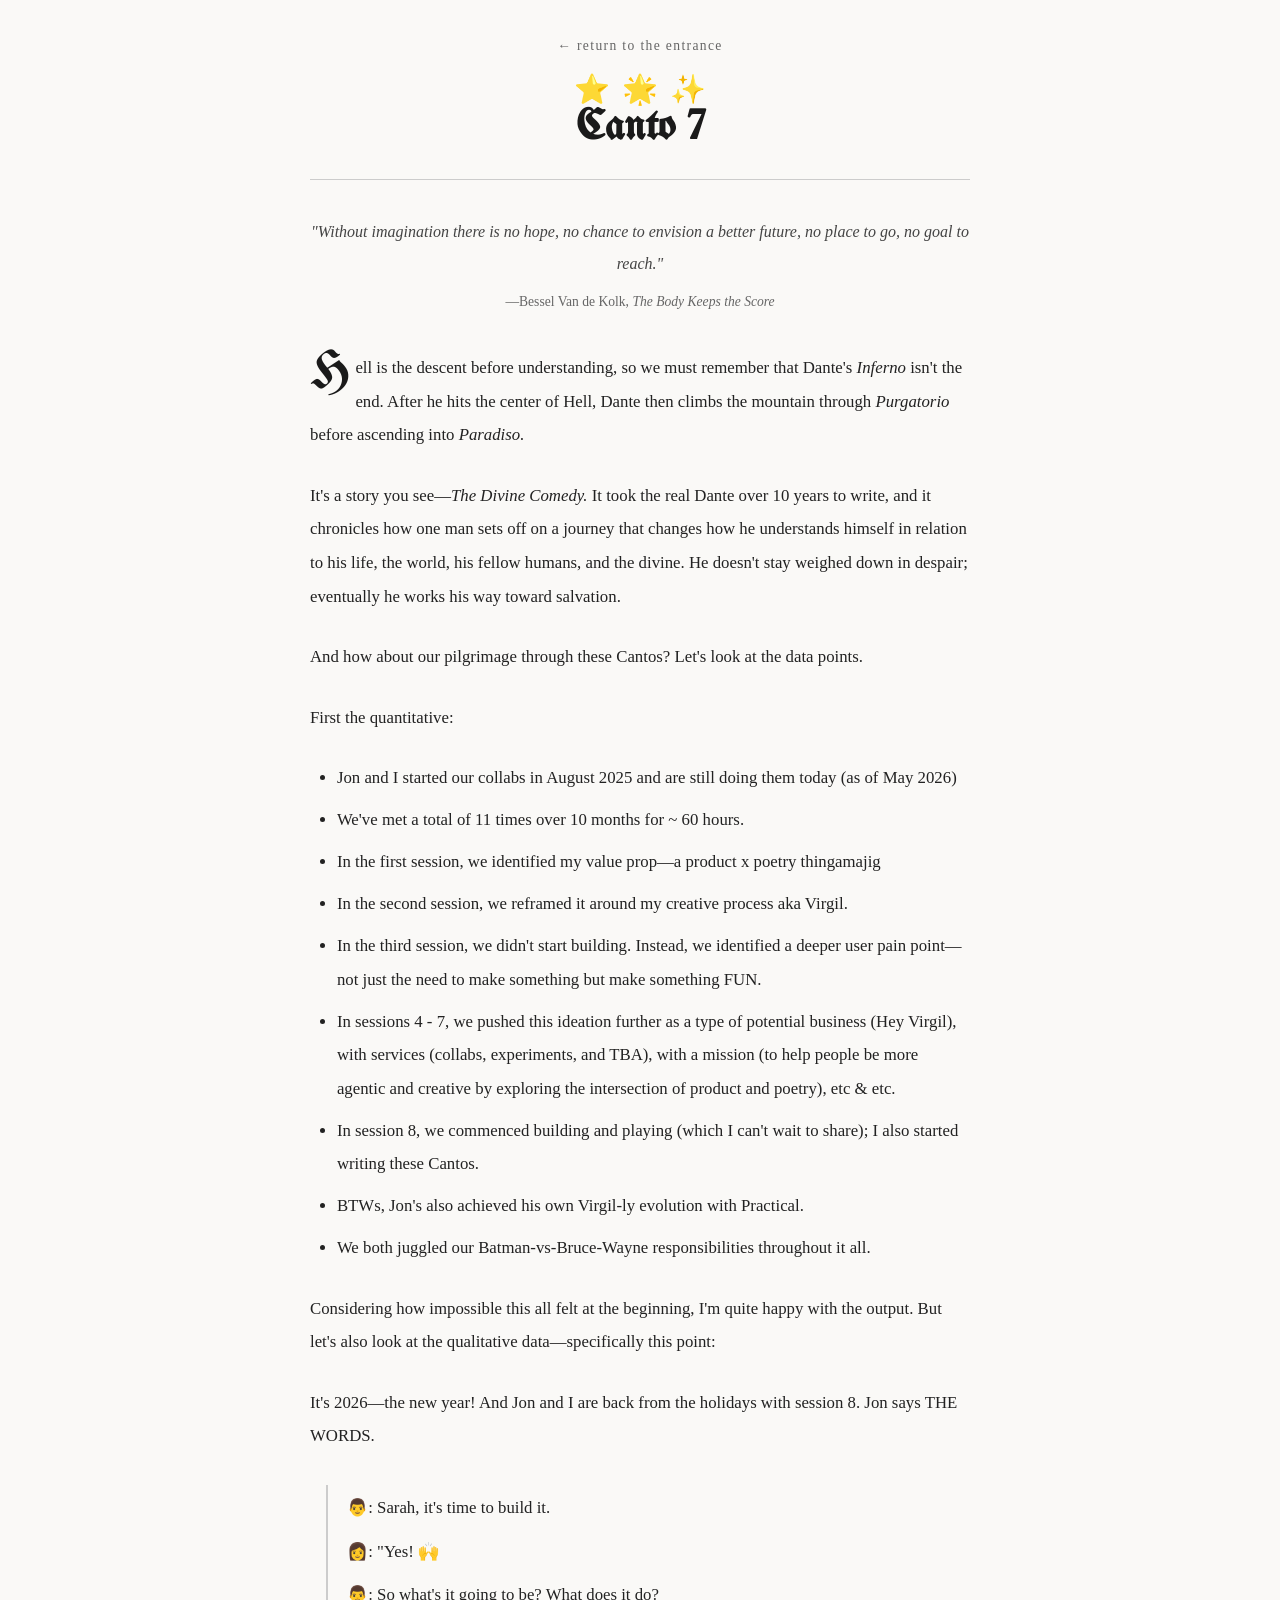
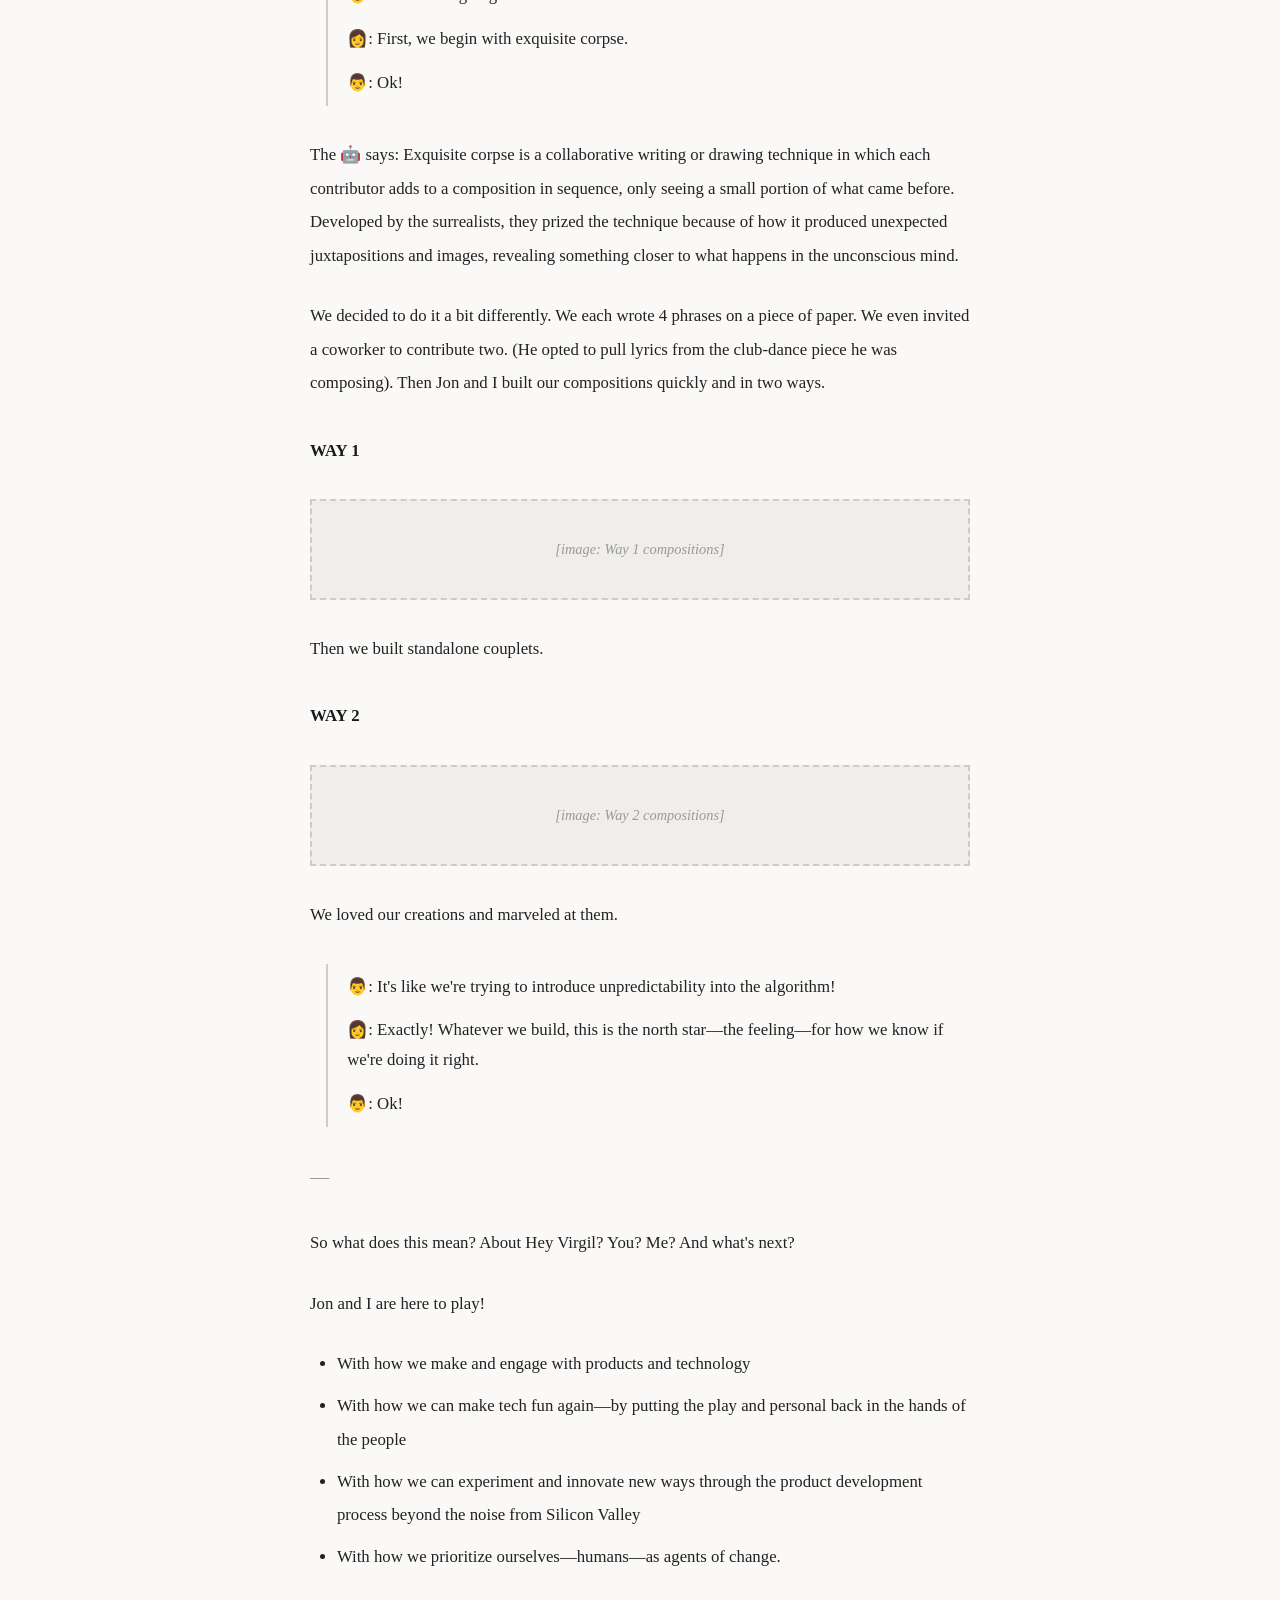
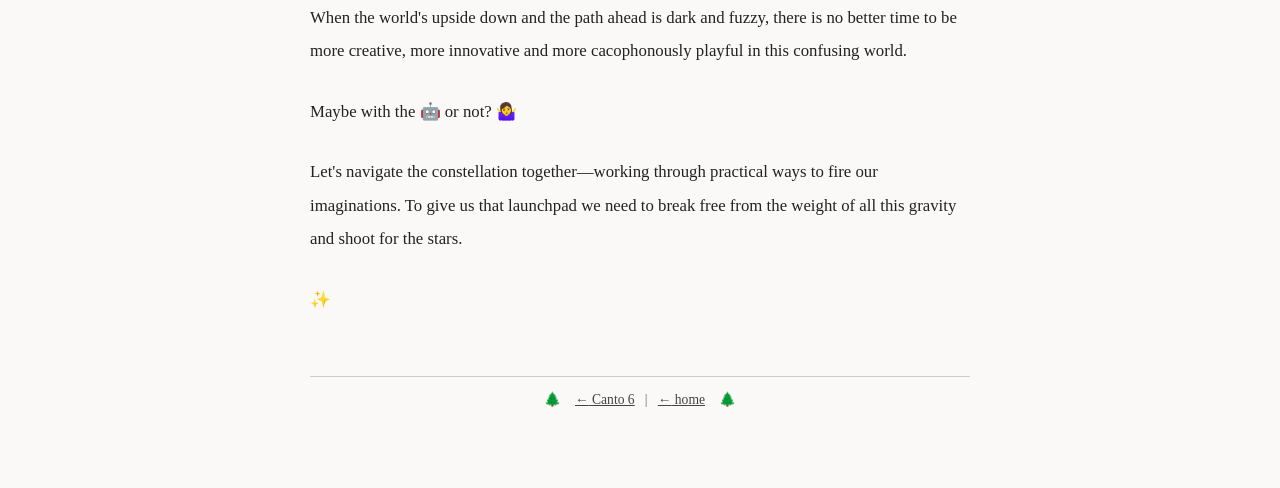
<file: pages/canto-7.html>
<!DOCTYPE html>
<html lang="en">
<head>
  <meta charset="UTF-8">
  <meta name="viewport" content="width=device-width, initial-scale=1.0">
  <title>Canto 7 :: Virgil</title>
  <link rel="preconnect" href="https://fonts.googleapis.com">
  <link rel="preconnect" href="https://fonts.gstatic.com" crossorigin>
  <link rel="stylesheet" href="https://fonts.googleapis.com/css2?family=UnifrakturMaguntia&display=swap">
  <link rel="stylesheet" href="../styles/text-pages.css">
  <!-- Google tag (gtag.js) -->
  <script async src="https://www.googletagmanager.com/gtag/js?id=G-7RCKMR3872"></script>
  <script>
    window.dataLayer = window.dataLayer || [];
    function gtag(){dataLayer.push(arguments);}
    gtag('js', new Date());
    gtag('config', 'G-7RCKMR3872');
  </script>
</head>
<body>
<div class="wrapper">

  <header class="page-header">
    <nav aria-label="Site navigation">
      <a class="back-link" href="../"><span aria-hidden="true">&#x2190;</span> return to the entrance</a>
    </nav>
    <div aria-hidden="true">
      <span class="tree">⭐</span>
      <span class="tree">🌟</span>
      <span class="tree">✨</span>
    </div>
    <h1>Canto 7</h1>
  </header>

  <main>

    <blockquote class="epigraph">
      "Without imagination there is no hope, no chance to envision a better future, no place to go, no goal to reach."
      <cite>—Bessel Van de Kolk, <em>The Body Keeps the Score</em></cite>
    </blockquote>

    <div class="body-text">

      <p>Hell is the descent before understanding, so we must remember that Dante's <em>Inferno</em> isn't the end. After he hits the center of Hell, Dante then climbs the mountain through <em>Purgatorio</em> before ascending into <em>Paradiso.</em></p>

      <p>It's a story you see—<em>The Divine Comedy.</em> It took the real Dante over 10 years to write, and it chronicles how one man sets off on a journey that changes how he understands himself in relation to his life, the world, his fellow humans, and the divine. He doesn't stay weighed down in despair; eventually he works his way toward salvation.</p>

      <p>And how about our pilgrimage through these Cantos? Let's look at the data points.</p>

      <p>First the quantitative:</p>

    </div>

    <ul class="body-list">
      <li>Jon and I started our collabs in August 2025 and are still doing them today (as of May 2026)</li>
      <li>We've met a total of 11 times over 10 months for ~ 60 hours.</li>
      <li>In the first session, we identified my value prop—a product x poetry thingamajig</li>
      <li>In the second session, we reframed it around my creative process aka Virgil.</li>
      <li>In the third session, we didn't start building. Instead, we identified a deeper user pain point—not just the need to make something but make something FUN.</li>
      <li>In sessions 4 - 7, we pushed this ideation further as a type of potential business (Hey Virgil), with services (collabs, experiments, and TBA), with a mission (to help people be more agentic and creative by exploring the intersection of product and poetry), etc &amp; etc.</li>
      <li>In session 8, we commenced building and playing (which I can't wait to share); I also started writing these Cantos.</li>
      <li>BTWs, Jon's also achieved his own Virgil-ly evolution with Practical.</li>
      <li>We both juggled our Batman-vs-Bruce-Wayne responsibilities throughout it all.</li>
    </ul>

    <div class="body-text no-dropcap">

      <p>Considering how impossible this all felt at the beginning, I'm quite happy with the output. But let's also look at the qualitative data—specifically this point:</p>

      <p>It's 2026—the new year! And Jon and I are back from the holidays with session 8. Jon says THE WORDS.</p>

    </div>

    <div class="dialogue">
      <p>👨: Sarah, it's time to build it.</p>
      <p>👩: "Yes! 🙌</p>
      <p>👨: So what's it going to be? What does it do?</p>
      <p>👩: First, we begin with exquisite corpse.</p>
      <p>👨: Ok!</p>
    </div>

    <div class="body-text no-dropcap">

      <p>The <span aria-label="robot">🤖</span> says: Exquisite corpse is a collaborative writing or drawing technique in which each contributor adds to a composition in sequence, only seeing a small portion of what came before. Developed by the surrealists, they prized the technique because of how it produced unexpected juxtapositions and images, revealing something closer to what happens in the unconscious mind.</p>

      <p>We decided to do it a bit differently. We each wrote 4 phrases on a piece of paper. We even invited a coworker to contribute two. (He opted to pull lyrics from the club-dance piece he was composing). Then Jon and I built our compositions quickly and in two ways.</p>

    </div>

    <p class="time-marker">WAY 1</p>

    <figure class="inline-figure">
      <div class="img-placeholder" role="img" aria-label="[Image of Way 1 compositions — to be supplied]">
        [image: Way 1 compositions]
      </div>
    </figure>

    <div class="body-text no-dropcap">
      <p>Then we built standalone couplets.</p>
    </div>

    <p class="time-marker">WAY 2</p>

    <figure class="inline-figure">
      <div class="img-placeholder" role="img" aria-label="[Image of Way 2 compositions — to be supplied]">
        [image: Way 2 compositions]
      </div>
    </figure>

    <div class="body-text no-dropcap">
      <p>We loved our creations and marveled at them.</p>
    </div>

    <div class="dialogue">
      <p>👨: It's like we're trying to introduce unpredictability into the algorithm!</p>
      <p>👩: Exactly! Whatever we build, this is the north star—the feeling—for how we know if we're doing it right.</p>
      <p>👨: Ok!</p>
    </div>

    <p class="section-divider">—</p>

    <div class="body-text no-dropcap">

      <p>So what does this mean? About Hey Virgil? You? Me? And what's next?</p>

      <p>Jon and I are here to play!</p>

    </div>

    <ul class="body-list">
      <li>With how we make and engage with products and technology</li>
      <li>With how we can make tech fun again—by putting the play and personal back in the hands of the people</li>
      <li>With how we can experiment and innovate new ways through the product development process beyond the noise from Silicon Valley</li>
      <li>With how we prioritize ourselves—humans—as agents of change.</li>
    </ul>

    <div class="body-text no-dropcap">

      <p>When the world's upside down and the path ahead is dark and fuzzy, there is no better time to be more creative, more innovative and more cacophonously playful in this confusing world.</p>

      <p>Maybe with the <span aria-label="robot">🤖</span> or not? 🤷‍♀️</p>

      <p>Let's navigate the constellation together—working through practical ways to fire our imaginations. To give us that launchpad we need to break free from the weight of all this gravity and shoot for the stars.</p>

      <p aria-hidden="true">✨</p>

    </div>

  </main>

  <footer class="page-footer">
    <nav aria-label="Page navigation">
      <span aria-hidden="true">🌲</span>
      &nbsp;&nbsp;
      <a href="canto-6.html"><span aria-hidden="true">&#x2190;</span> Canto 6</a>
      &nbsp;&nbsp;|&nbsp;&nbsp;
      <a href="../"><span aria-hidden="true">&#x2190;</span> home</a>
      &nbsp;&nbsp;
      <span aria-hidden="true">🌲</span>
    </nav>
  </footer>

</div>
</body>
</html>
</file>
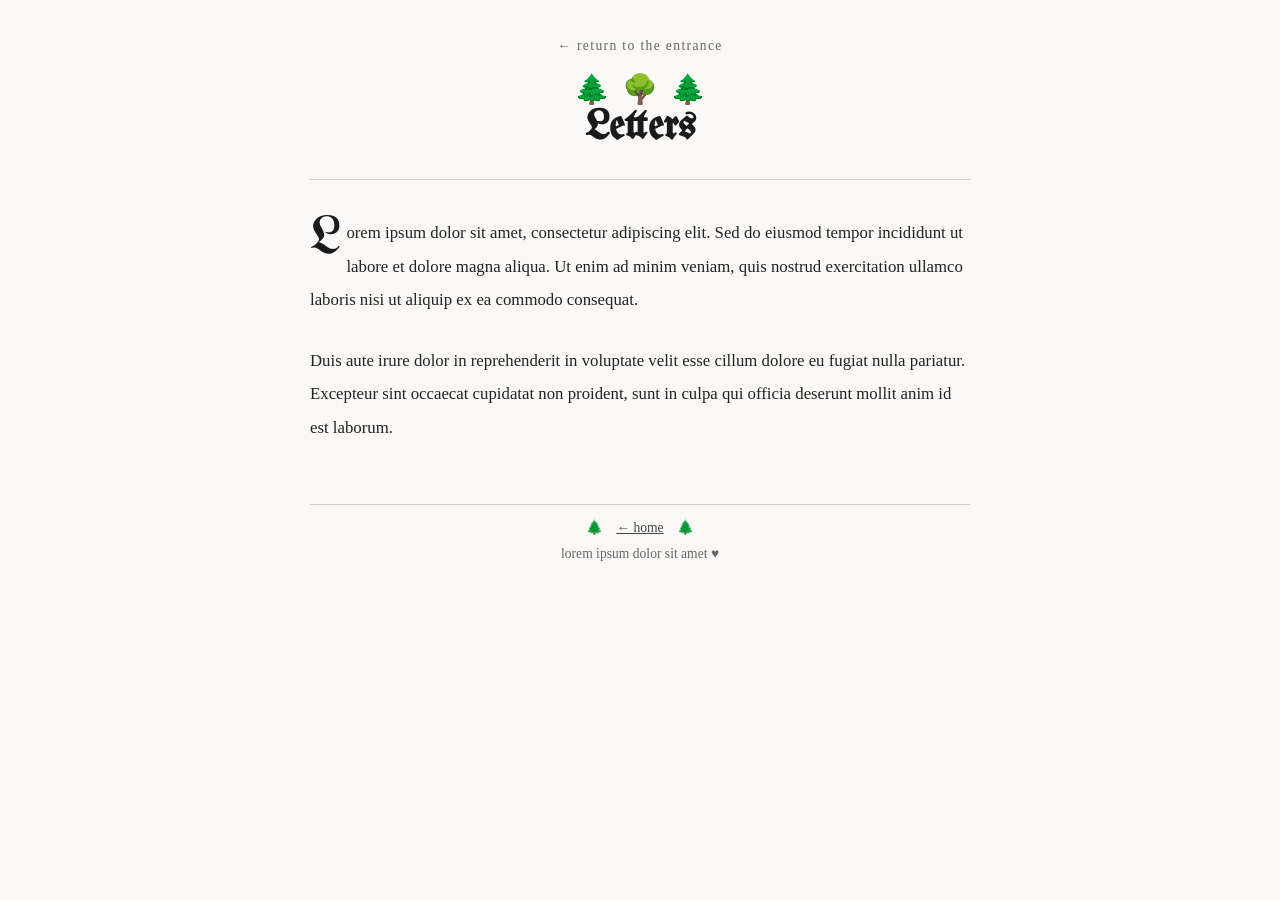
<file: pages/letters.html>
<!DOCTYPE html>
<html lang="en">
<head>
  <meta charset="UTF-8">
  <meta name="viewport" content="width=device-width, initial-scale=1.0">
  <title>Letters :: Virgil</title>
  <style>
    @import url('https://fonts.googleapis.com/css2?family=UnifrakturMaguntia&display=swap');

    body {
      background-color: #faf9f7;
      color: #222;
      font-family: "Times New Roman", serif;
      margin: 0;
      padding: 0;
    }

    .wrapper {
      max-width: 660px;
      margin: 0 auto;
      padding: 36px 20px 80px;
    }

    .page-header {
      text-align: center;
      padding-bottom: 24px;
      border-bottom: 1px solid #ccc;
      margin-bottom: 36px;
    }

    .back-link {
      display: inline-block;
      color: #666;
      text-decoration: none;
      font-size: 0.85em;
      letter-spacing: 0.1em;
      margin-bottom: 18px;
    }
    .back-link:hover { color: #1a1a1a; }

    .tree {
      display: inline-block;
      font-size: 1.8em;
      user-select: none;
      margin: 0 4px;
    }

    h1 {
      font-family: "UnifrakturMaguntia", "Palatino Linotype", serif;
      font-size: 2.6em;
      color: #1a1a1a;
      margin: 0 0 6px;
    }

    .epigraph {
      margin: 32px 0 36px;
      text-align: center;
      font-style: italic;
      color: #444;
      line-height: 2;
    }

    .epigraph cite {
      display: block;
      margin-top: 8px;
      font-style: normal;
      font-size: 0.85em;
      color: #666;
    }

    .body-text {
      line-height: 2;
      font-size: 1.05em;
    }

    .body-text p {
      margin: 0 0 1.6em;
      color: #222;
    }

    .body-text p:first-child::first-letter {
      font-family: "UnifrakturMaguntia", serif;
      font-size: 3.2em;
      float: left;
      line-height: 0.75;
      margin: 0.05em 0.1em 0 0;
      color: #1a1a1a;
    }

    .timeline-block {
      margin: 0 0 1.6em;
      font-size: 1.05em;
      line-height: 2;
    }

    .timeline-title {
      font-weight: bold;
      color: #1a1a1a;
      margin: 0 0 0.5em;
    }

    .timeline {
      list-style: disc;
      padding-left: 1.4em;
      margin: 0;
      color: #222;
      line-height: 1.9;
    }

    .timeline li {
      margin-bottom: 0.5em;
    }

    .pull-quote {
      border-left: 3px solid #ccc;
      margin: 2em 0 2em 1em;
      padding: 0.5em 0 0.5em 1.2em;
      font-style: italic;
      color: #666;
      font-size: 1.1em;
      line-height: 1.7;
    }

    .page-footer {
      margin-top: 60px;
      padding-top: 14px;
      border-top: 1px solid #ccc;
      text-align: center;
      font-size: 0.85em;
      color: #666;
    }

    a { color: #444; }
    a:visited { color: #666; }
    a:hover { color: #000; }
  </style>
</head>
<body>
<div class="wrapper">

  <header class="page-header">
    <nav aria-label="Site navigation">
      <a class="back-link" href="../index.html"><span aria-hidden="true">&#x2190;</span> return to the entrance</a>
    </nav>
    <div aria-hidden="true">
      <span class="tree">🌲</span>
      <span class="tree">🌳</span>
      <span class="tree">🌲</span>
    </div>
    <h1>Letters</h1>
  </header>

  <main>
    <div class="body-text">
      <p>Lorem ipsum dolor sit amet, consectetur adipiscing elit. Sed do eiusmod tempor incididunt ut labore et dolore magna aliqua. Ut enim ad minim veniam, quis nostrud exercitation ullamco laboris nisi ut aliquip ex ea commodo consequat.</p>
      <p>Duis aute irure dolor in reprehenderit in voluptate velit esse cillum dolore eu fugiat nulla pariatur. Excepteur sint occaecat cupidatat non proident, sunt in culpa qui officia deserunt mollit anim id est laborum.</p>
    </div>
  </main>

  <footer class="page-footer">
    <nav aria-label="Page navigation">
      <span aria-hidden="true">🌲</span>
      &nbsp;&nbsp;
      <a href="../index.html"><span aria-hidden="true">&#x2190;</span> home</a>
      &nbsp;&nbsp;
      <span aria-hidden="true">🌲</span>
    </nav>
    <div style="margin-top: 10px;">lorem ipsum dolor sit amet &#x2665;</div>
  </footer>

</div>
</body>
</html>
</file>
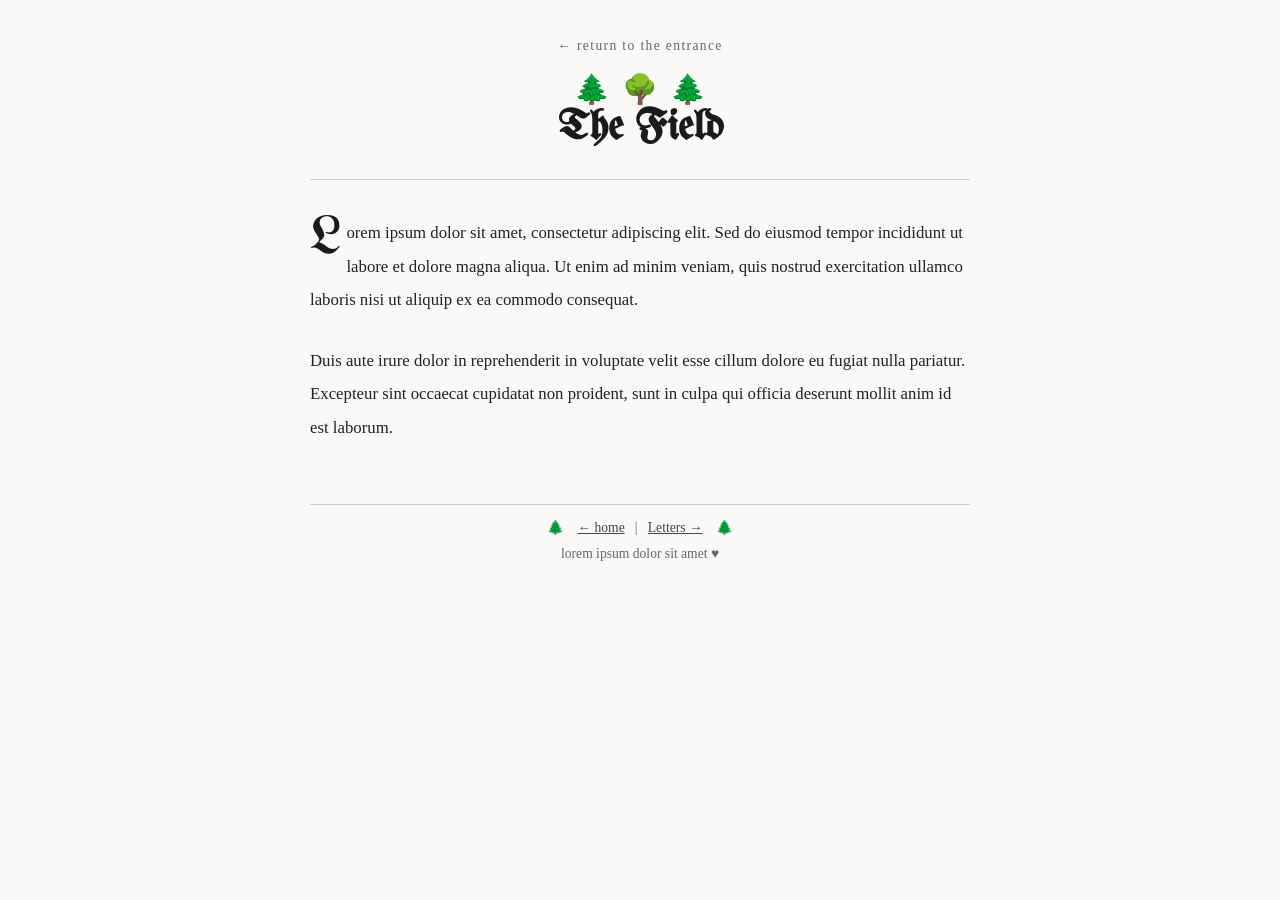
<file: pages/the-field.html>
<!DOCTYPE html>
<html lang="en">
<head>
  <meta charset="UTF-8">
  <meta name="viewport" content="width=device-width, initial-scale=1.0">
  <title>The Field :: Virgil</title>
  <style>
    @import url('https://fonts.googleapis.com/css2?family=UnifrakturMaguntia&display=swap');

    body {
      background-color: #faf9f7;
      color: #222;
      font-family: "Times New Roman", serif;
      margin: 0;
      padding: 0;
    }

    .wrapper {
      max-width: 660px;
      margin: 0 auto;
      padding: 36px 20px 80px;
    }

    .page-header {
      text-align: center;
      padding-bottom: 24px;
      border-bottom: 1px solid #ccc;
      margin-bottom: 36px;
    }

    .back-link {
      display: inline-block;
      color: #666;
      text-decoration: none;
      font-size: 0.85em;
      letter-spacing: 0.1em;
      margin-bottom: 18px;
    }
    .back-link:hover { color: #1a1a1a; }

    .tree {
      display: inline-block;
      font-size: 1.8em;
      user-select: none;
      margin: 0 4px;
    }

    h1 {
      font-family: "UnifrakturMaguntia", "Palatino Linotype", serif;
      font-size: 2.6em;
      color: #1a1a1a;
      margin: 0 0 6px;
    }

    .epigraph {
      margin: 32px 0 36px;
      text-align: center;
      font-style: italic;
      color: #444;
      line-height: 2;
    }

    .epigraph cite {
      display: block;
      margin-top: 8px;
      font-style: normal;
      font-size: 0.85em;
      color: #666;
    }

    .body-text {
      line-height: 2;
      font-size: 1.05em;
    }

    .body-text p {
      margin: 0 0 1.6em;
      color: #222;
    }

    .body-text p:first-child::first-letter {
      font-family: "UnifrakturMaguntia", serif;
      font-size: 3.2em;
      float: left;
      line-height: 0.75;
      margin: 0.05em 0.1em 0 0;
      color: #1a1a1a;
    }

    .timeline-block {
      margin: 0 0 1.6em;
      font-size: 1.05em;
      line-height: 2;
    }

    .timeline-title {
      font-weight: bold;
      color: #1a1a1a;
      margin: 0 0 0.5em;
    }

    .timeline {
      list-style: disc;
      padding-left: 1.4em;
      margin: 0;
      color: #222;
      line-height: 1.9;
    }

    .timeline li {
      margin-bottom: 0.5em;
    }

    .pull-quote {
      border-left: 3px solid #ccc;
      margin: 2em 0 2em 1em;
      padding: 0.5em 0 0.5em 1.2em;
      font-style: italic;
      color: #666;
      font-size: 1.1em;
      line-height: 1.7;
    }

    .page-footer {
      margin-top: 60px;
      padding-top: 14px;
      border-top: 1px solid #ccc;
      text-align: center;
      font-size: 0.85em;
      color: #666;
    }

    a { color: #444; }
    a:visited { color: #666; }
    a:hover { color: #000; }
  </style>
</head>
<body>
<div class="wrapper">

  <header class="page-header">
    <nav aria-label="Site navigation">
      <a class="back-link" href="../index.html"><span aria-hidden="true">&#x2190;</span> return to the entrance</a>
    </nav>
    <div aria-hidden="true">
      <span class="tree">🌲</span>
      <span class="tree">🌳</span>
      <span class="tree">🌲</span>
    </div>
    <h1>The Field</h1>
  </header>

  <main>
    <div class="body-text">
      <p>Lorem ipsum dolor sit amet, consectetur adipiscing elit. Sed do eiusmod tempor incididunt ut labore et dolore magna aliqua. Ut enim ad minim veniam, quis nostrud exercitation ullamco laboris nisi ut aliquip ex ea commodo consequat.</p>
      <p>Duis aute irure dolor in reprehenderit in voluptate velit esse cillum dolore eu fugiat nulla pariatur. Excepteur sint occaecat cupidatat non proident, sunt in culpa qui officia deserunt mollit anim id est laborum.</p>
    </div>
  </main>

  <footer class="page-footer">
    <nav aria-label="Page navigation">
      <span aria-hidden="true">🌲</span>
      &nbsp;&nbsp;
      <a href="../index.html"><span aria-hidden="true">&#x2190;</span> home</a>
      &nbsp;&nbsp;|&nbsp;&nbsp;
      <a href="letters.html">Letters <span aria-hidden="true">&#x2192;</span></a>
      &nbsp;&nbsp;
      <span aria-hidden="true">🌲</span>
    </nav>
    <div style="margin-top: 10px;">lorem ipsum dolor sit amet &#x2665;</div>
  </footer>

</div>
</body>
</html>
</file>
<file: styles/text-pages.css>
/* UnifrakturMaguntia loaded via <link> tags in each page's <head> */

:root {
  --paper: #faf9f7;
  --ink: #222;
  --ink-heading: #1a1a1a;
  --ink-muted: #666;
  --border: #ccc;
  --panel: #f0eeeb;
}

body {
  background-color: var(--paper);
  color: var(--ink);
  font-family: "Times New Roman", serif;
  margin: 0;
  padding: 0;
}

.wrapper {
  max-width: 660px;
  margin: 0 auto;
  padding: 36px 20px 80px;
}

.page-header {
  text-align: center;
  padding-bottom: 24px;
  border-bottom: 1px solid var(--border);
  margin-bottom: 36px;
}

.back-link {
  display: inline-block;
  color: var(--ink-muted);
  text-decoration: none;
  font-size: 0.85em;
  letter-spacing: 0.1em;
  margin-bottom: 18px;
}
.back-link:hover { color: var(--ink-heading); }

.tree {
  display: inline-block;
  font-size: 1.8em;
  user-select: none;
  margin: 0 4px;
}

h1 {
  font-family: "UnifrakturMaguntia", "Palatino Linotype", serif;
  font-size: 2.6em;
  color: var(--ink-heading);
  margin: 0 0 6px;
}

.epigraph {
  margin: 32px 0 36px;
  text-align: center;
  font-style: italic;
  color: #444;
  line-height: 2;
}

.epigraph cite {
  display: block;
  margin-top: 8px;
  font-style: normal;
  font-size: 0.85em;
  color: var(--ink-muted);
}

.body-text {
  line-height: 2;
  font-size: 1.05em;
}

.body-text p {
  margin: 0 0 1.6em;
  color: var(--ink);
}

.body-text p:first-child::first-letter {
  font-family: "UnifrakturMaguntia", serif;
  font-size: 3.2em;
  float: left;
  line-height: 0.75;
  margin: 0.05em 0.1em 0 0;
  color: var(--ink-heading);
}

.timeline-block {
  margin: 0 0 1.6em;
  font-size: 1.05em;
  line-height: 2;
}

.timeline-title {
  font-weight: bold;
  color: var(--ink-heading);
  margin: 0 0 0.5em;
}

.timeline {
  list-style: disc;
  padding-left: 1.4em;
  margin: 0;
  color: var(--ink);
  line-height: 1.9;
}

.timeline li {
  margin-bottom: 0.5em;
}

.pull-quote {
  border-left: 3px solid var(--border);
  margin: 2em 0 2em 1em;
  padding: 0.5em 0 0.5em 1.2em;
  font-style: italic;
  color: var(--ink-muted);
  font-size: 1.1em;
  line-height: 1.7;
}

.page-footer {
  margin-top: 60px;
  padding-top: 14px;
  border-top: 1px solid var(--border);
  text-align: center;
  font-size: 0.85em;
  color: var(--ink-muted);
}

a { color: #444; }
a:visited { color: var(--ink-muted); }
a:hover { color: #000; }

/* ── Comparison table ── */
.table-scroll {
  overflow-x: auto;
  margin: 2em 0;
  -webkit-overflow-scrolling: touch;
}

.comparison-table {
  width: 100%;
  border-collapse: collapse;
  font-size: 0.95em;
  line-height: 1.6;
}

.comparison-table th,
.comparison-table td {
  border: 1px solid var(--border);
  padding: 10px 14px;
  text-align: left;
  vertical-align: top;
  color: var(--ink);
}

.comparison-table thead th {
  font-weight: bold;
  background-color: var(--panel);
}

.comparison-table tbody th {
  font-weight: bold;
  background-color: #f7f5f2;
  white-space: nowrap;
}

/* ── Dialogue ── */
.dialogue {
  border-left: 2px solid var(--border);
  margin: 2em 0 2em 1em;
  padding: 0.5em 0 0.5em 1.2em;
}

.dialogue p {
  margin: 0 0 0.8em;
  color: var(--ink);
  line-height: 1.8;
  font-size: 1.05em;
}

.dialogue p:last-child { margin-bottom: 0; }

/* ── Suppress drop cap on continuation body-text blocks ── */
.body-text.no-dropcap p:first-child::first-letter {
  font-family: inherit;
  font-size: inherit;
  float: none;
  line-height: inherit;
  margin: 0;
  color: inherit;
}

/* ── Session items (#1, #2, #3) ── */
.session-number {
  font-family: inherit;
  font-size: 1.05em;
  font-weight: bold;
  color: var(--ink-heading);
  margin: 2em 0 0.2em;
}

/* ── Inline figures with captions ── */
.inline-figure {
  margin: 2em 0;
}

.inline-figure img {
  max-width: 100%;
  height: auto;
  display: block;
}

.inline-figure figcaption {
  margin-top: 0.5em;
  font-size: 0.85em;
  color: var(--ink-muted);
  font-style: italic;
  line-height: 1.5;
}

/* ── Image placeholder (shown until real images are supplied) ── */
.img-placeholder {
  display: block;
  background: var(--panel);
  border: 2px dashed var(--border);
  padding: 40px 20px;
  text-align: center;
  color: #999;
  font-style: italic;
  font-size: 0.9em;
}

/* ── Tiled image group (multiple photos side by side) ── */
.image-tile-group {
  display: grid;
  grid-template-columns: repeat(3, 1fr);
  gap: 12px;
  margin: 2em 0;
}

.image-tile-group .inline-figure {
  margin: 0;
}

@media (max-width: 480px) {
  .image-tile-group {
    grid-template-columns: 1fr;
  }
}

/* ── Section divider (standalone em dash) ── */
.section-divider {
  color: #999;
  font-size: 1.2em;
  margin: 2em 0;
}

/* ── Time / narrative markers (BACK UP, FAST FORWARD) ── */
.time-marker {
  font-weight: bold;
  font-size: 1.05em;
  color: var(--ink-heading);
  margin: 2em 0 1.5em;
  line-height: 2;
}

/* ── Freewrite / poem block ── */
.freewrite {
  margin: 1.6em 0 1.6em 2.5em;
  line-height: 2;
  font-size: 1.05em;
  color: var(--ink);
}

.freewrite p {
  margin: 0 0 1.2em;
}

.freewrite p:last-child {
  margin-bottom: 0;
}

/* ── Body lists (bullets and numbered) ── */
.body-list {
  font-size: 1.05em;
  line-height: 2;
  padding-left: 1.6em;
  margin: 0 0 1.6em;
  color: var(--ink);
}

.body-list li {
  margin-bottom: 0.5em;
}

/* ── Coming soon teaser ── */
.coming-soon {
  margin-top: 48px;
  padding-top: 24px;
  border-top: 1px solid var(--border);
  text-align: center;
  color: var(--ink-muted);
  font-style: italic;
  font-size: 0.95em;
  line-height: 1.8;
}

/* ── Responsive ── */
@media (max-width: 480px) {
  h1 { font-size: 1.9em; }

  .body-text p:first-child::first-letter {
    float: none;
    font-size: 1.4em;
    line-height: inherit;
    margin: 0;
  }
}
</file>
